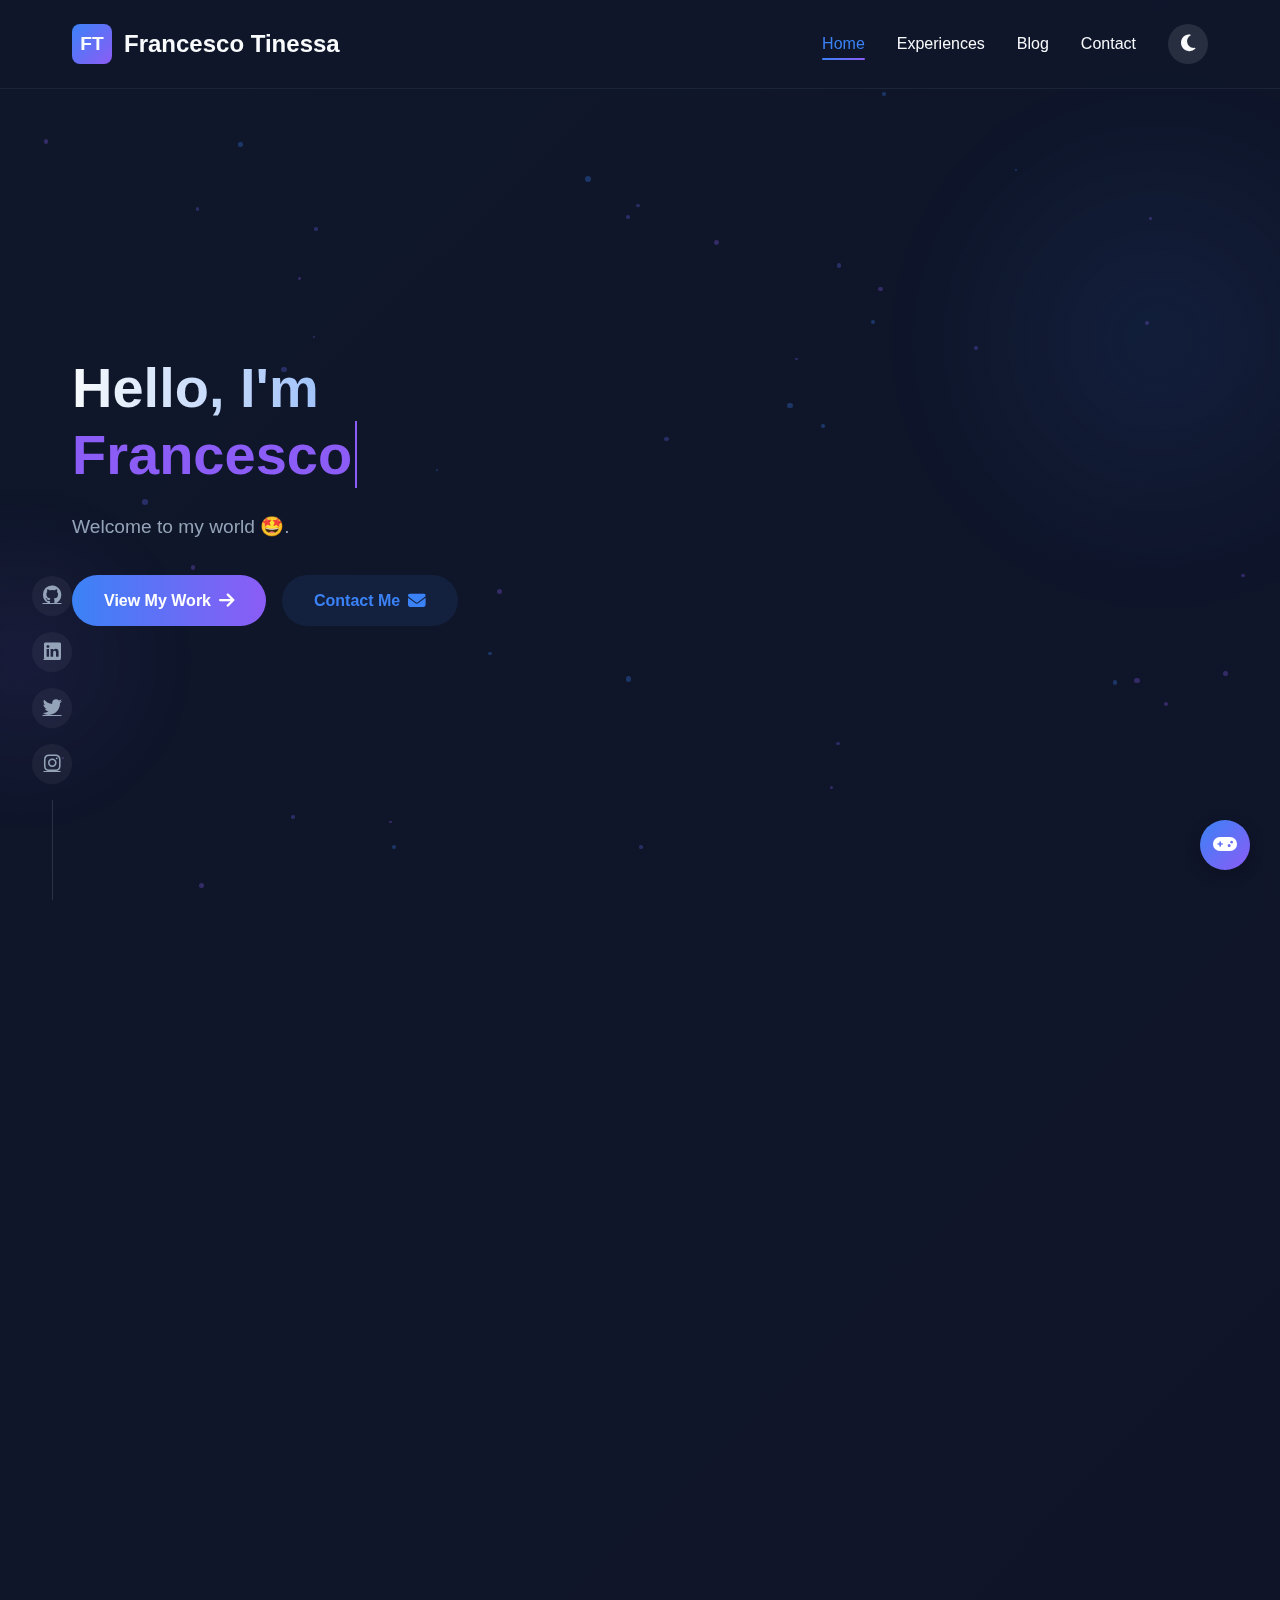
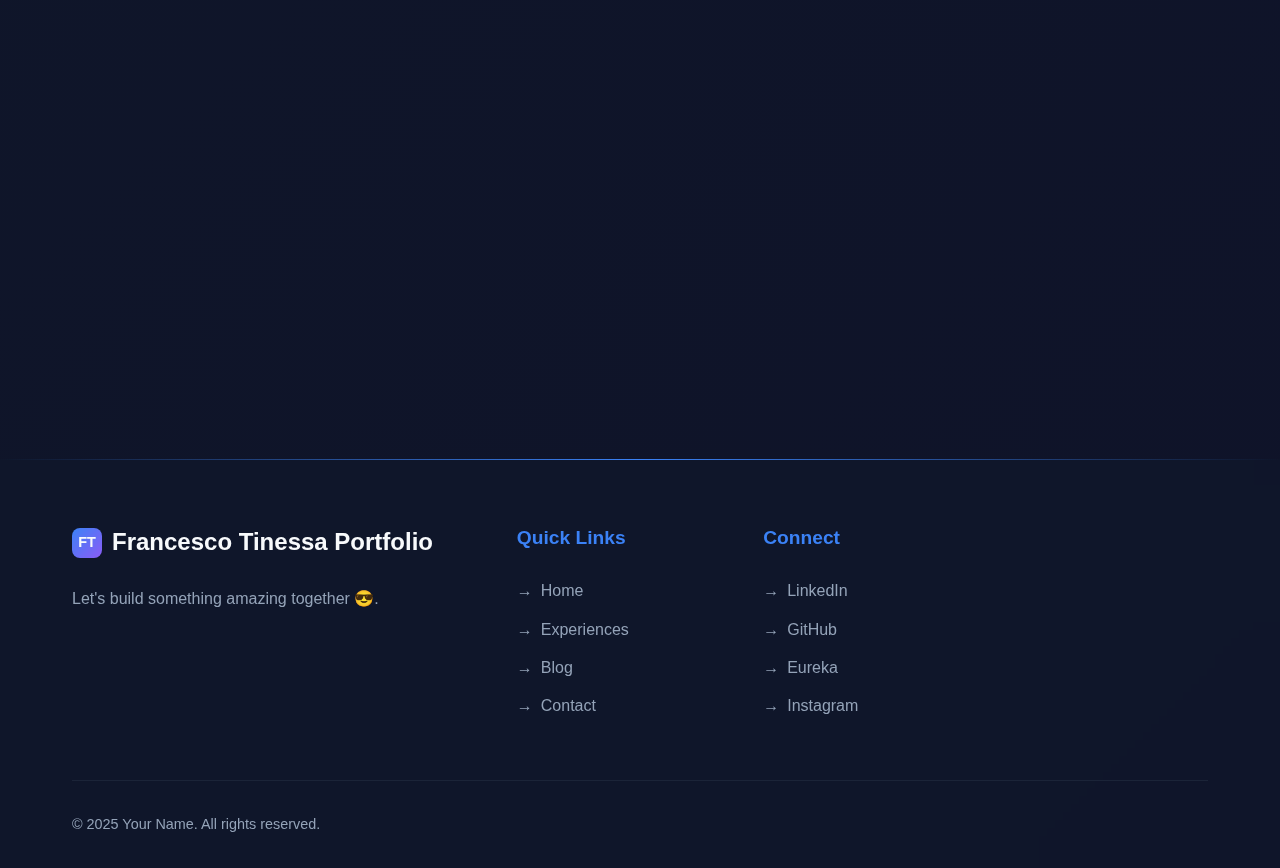
<file: index.html>
<!DOCTYPE html>
<html lang="en">
<head>
    <meta charset="UTF-8">
    <meta name="viewport" content="width=device-width, initial-scale=1.0">
    <title>Francesco Tinessa Website</title>
    <link rel="stylesheet" href="https://cdnjs.cloudflare.com/ajax/libs/font-awesome/6.4.0/css/all.min.css">
    <link rel="stylesheet" href="./style/styleIndex.css">
</head>
<body>
    <!-- Particle Background -->
    <div class="particles" id="particles"></div>

    <!-- Header & Navigation -->
    <header id="header">
        <div class="container header-content">
            <a href="index.html" class="logo">
                <div class="logo-icon">FT</div>
                Francesco Tinessa
            </a>
            <button class="mobile-menu-btn" id="menu-toggle">
                <i class="fa-solid fa-bars"></i>
            </button>
            <nav id="nav">
                <ul>
                    <li><a href="index.html" class="active">Home</a></li>
                    <li><a href="experiences.html">Experiences</a></li>
                    <li><a href="blog.html">Blog</a></li>
                    <li><a href="contact.html">Contact</a></li>
                </ul>
                <button class="theme-toggle" id="theme-toggle">
                    <i class="fa-solid fa-moon"></i>
                </button>
            </nav>
        </div>
    </header>

    <!-- Social Media Sidebar -->
    <div class="social-sidebar">
        <a href="https://github.com/francesco12801" class="social-link"><i class="fa-brands fa-github"></i></a>
        <a href="www.linkedin.com/in/francesco-tinessa-26b548235" class="social-link"><i class="fa-brands fa-linkedin"></i></a>
        <a href="#" class="social-link"><i class="fa-brands fa-twitter"></i></a>
        <a href="https://www.instagram.com/francescotinessa_/?next=%2F" class="social-link"><i class="fa-brands fa-instagram"></i></a>
    </div>

    <!-- Hero Section -->
    <section class="hero">
        <div class="container">
            <div class="hero-grid">
                <div class="hero-content">
                    <h1>Hello, I'm <span class="typing-effect" id="type-text">Francesco</span></h1>
                    <p>Welcome to my world 🤩.  </p>
                    <div class="cta-buttons">
                        <a href="experiences.html" class="btn btn-primary">
                            <span>View My Work <i class="fa-solid fa-arrow-right"></i></span>
                        </a>
                        <a href="contact.html" class="btn btn-secondary">
                            <span>Contact Me <i class="fa-solid fa-envelope"></i></span>
                        </a>
                    </div>
                </div>
                <div class="hero-image">
                    <div class="hero-img-container">
                        <img src="./resources/new_york.jpeg" alt="Profile Image">
                        <div class="hero-img-overlay"></div>
                    </div>
                </div>
            </div>
        </div>
    </section>

    <!-- About Section -->
    <section class="about" id="about">
        <div class="container">
            <h2 class="section-title">About Me</h2>
            <p class="section-subtitle">Get to know me and my journey</p>
            <div class="about-grid">
                <div class="about-content">
                    <h3>Who I Am</h3>
                    <p>I'm a motivated software engineer and entrepreneur. I love creating things and make them wonderful. I'm passionate about thinking outside the box and finding innovative solutions that others might overlook. My enthusiasm for emerging technologies drives me to constantly explore new possibilities and push the boundaries of what's possible.</p>
                    <p>As someone who thrives on creative challenges, I believe that technology should empower people and create meaningful experiences. "The best way to predict the future is to create it" is a philosophy I live by. I approach each project with boundless curiosity and the conviction that there's always a more elegant, efficient solution waiting to be discovered.</p>
                    <p>My journey in technology is fueled by a desire to transform abstract ideas into tangible realities that can impact people's lives. I'm constantly experimenting with new frameworks, languages, and development approaches—not just to stay current, but because I genuinely find joy in the endless possibilities they represent.</p>
                    
                    <div class="tech-stack">
                        <h4>Technologies I Work With</h4>
                        <div class="skills">
                            <span class="skill-tag"><i class="fa-brands fa-html5"></i> HTML5</span>
                            <span class="skill-tag"><i class="fa-brands fa-css3-alt"></i> Spring Boot</span>
                            <span class="skill-tag"><i class="fa-brands fa-js"></i> JavaScript</span>
                            <span class="skill-tag"><i class="fa-brands fa-react"></i> React</span>
                            <span class="skill-tag"><i class="fa-brands fa-node-js"></i> Node.js</span>
                            <span class="skill-tag"><i class="fa-brands fa-python"></i> Python</span>
                            <span class="skill-tag"><i class="fa-solid fa-database"></i> SQL</span>
                            <span class="skill-tag"><i class="fa-solid fa-robot"></i> Machine Learning</span>
                        </div>
                    </div>
                </div>
                <div class="about-image">
                    <img src="./resources/computer.jpeg" alt="About Me Image">
                </div>
            </div>
        </div>
    </section>

    <!-- Footer -->
    <footer>
        <div class="container">
            <div class="footer-content">
                <div class="footer-info">
                    <h4>
                        <div class="logo-icon" style="width: 30px; height: 30px; font-size: 0.9rem; margin-right: 10px;">FT</div>
                        Francesco Tinessa Portfolio 
                    </h4>
                    <p>Let's build something amazing together 😎. </p>

                </div>
                <div class="footer-links">
                    <h5>Quick Links</h5>
                    <ul>
                        <li><a href="index.html">Home</a></li>
                        <li><a href="experiences.html">Experiences</a></li>
                        <li><a href="blog.html">Blog</a></li>
                        <li><a href="contact.html">Contact</a></li>
                    </ul>
                </div>
                <div class="footer-links">
                    <h5>Connect</h5>
                    <ul>
                        <li><a href="www.linkedin.com/in/francesco-tinessa-26b548235">LinkedIn</a></li>
                        <li><a href="https://github.com/francesco12801">GitHub</a></li>
                        <li><a href="https://eurekaproject.app">Eureka</a></li>
                        <li><a href="https://www.instagram.com/francescotinessa_/?next=%2F">Instagram</a></li>
                    </ul>
                </div>                
            </div>
            <center><div class="footer-bottom">
                <p class="copyright">© 2025 Your Name. All rights reserved.</p>                
            </div></center>
        </div>
    </footer>

    <!-- add script from script repository -->

    <script src="./script/particles.js"></script>

</body>
</html>
</file>
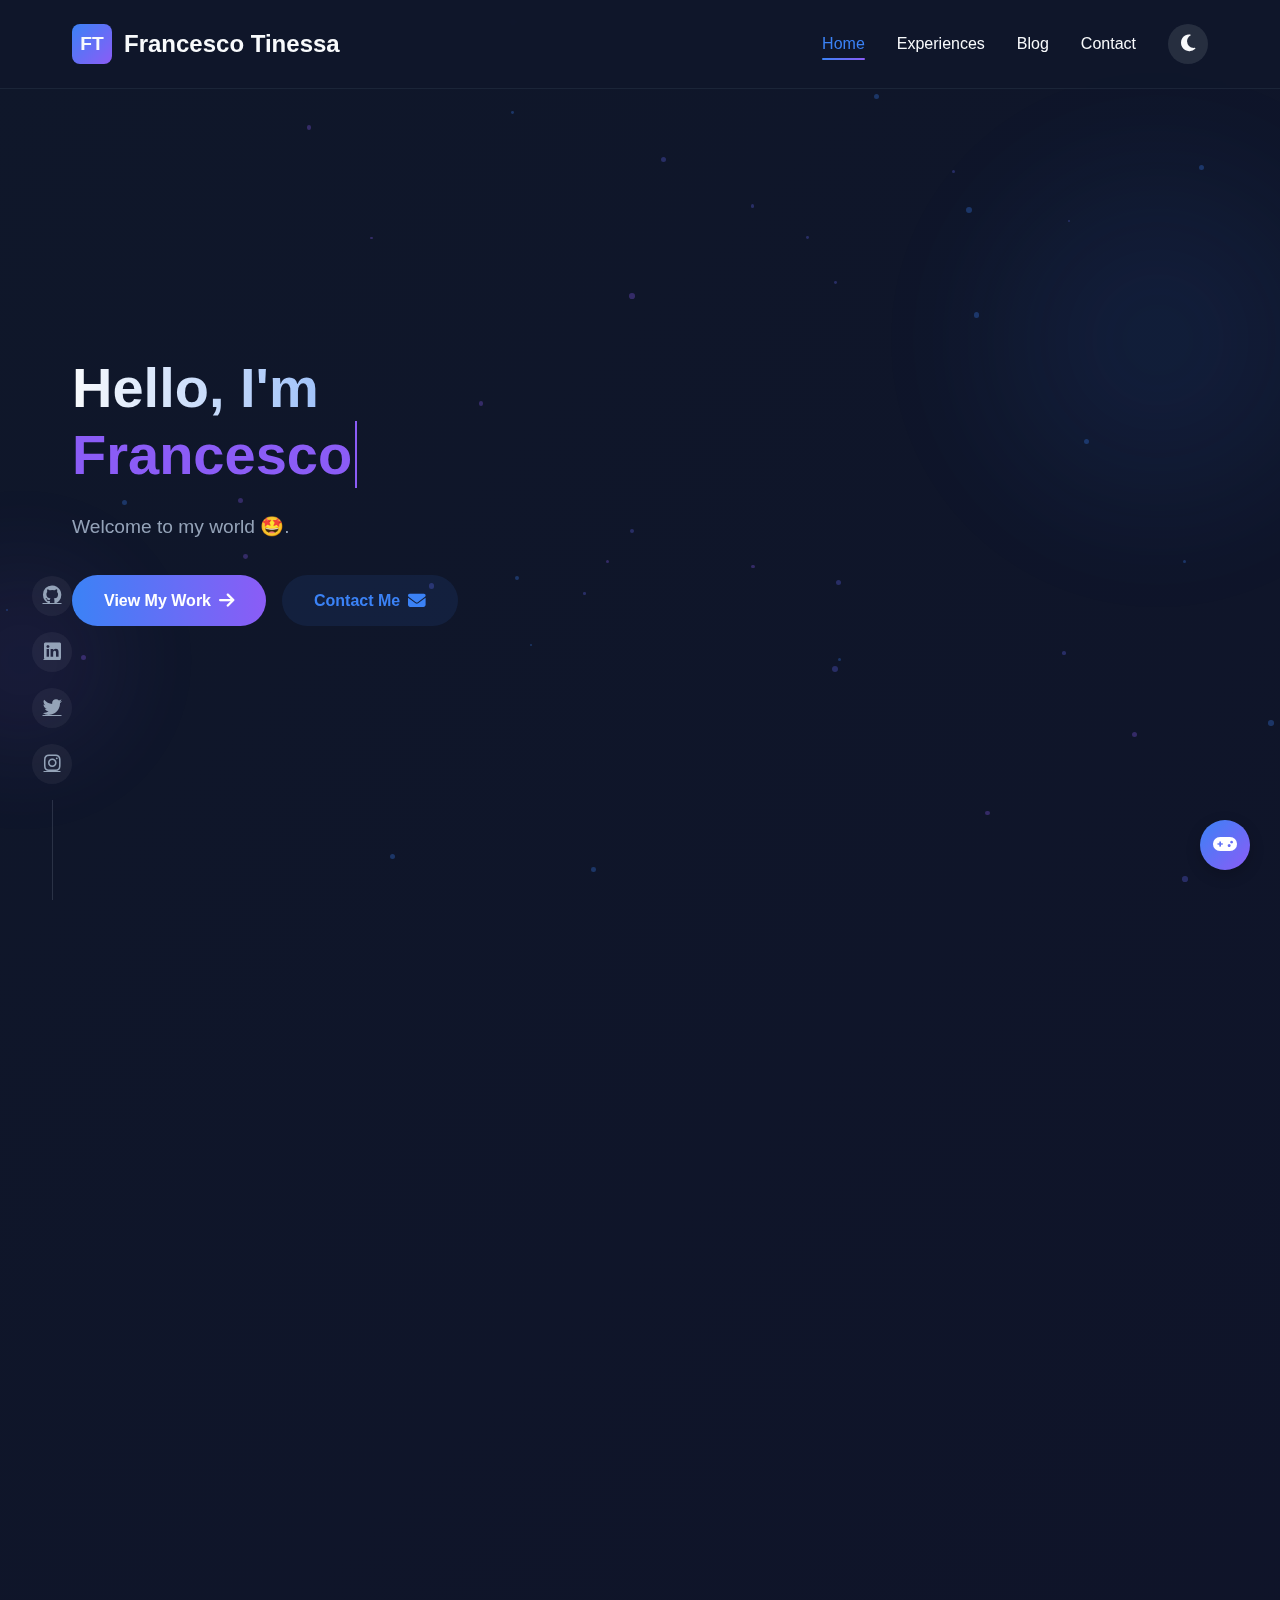
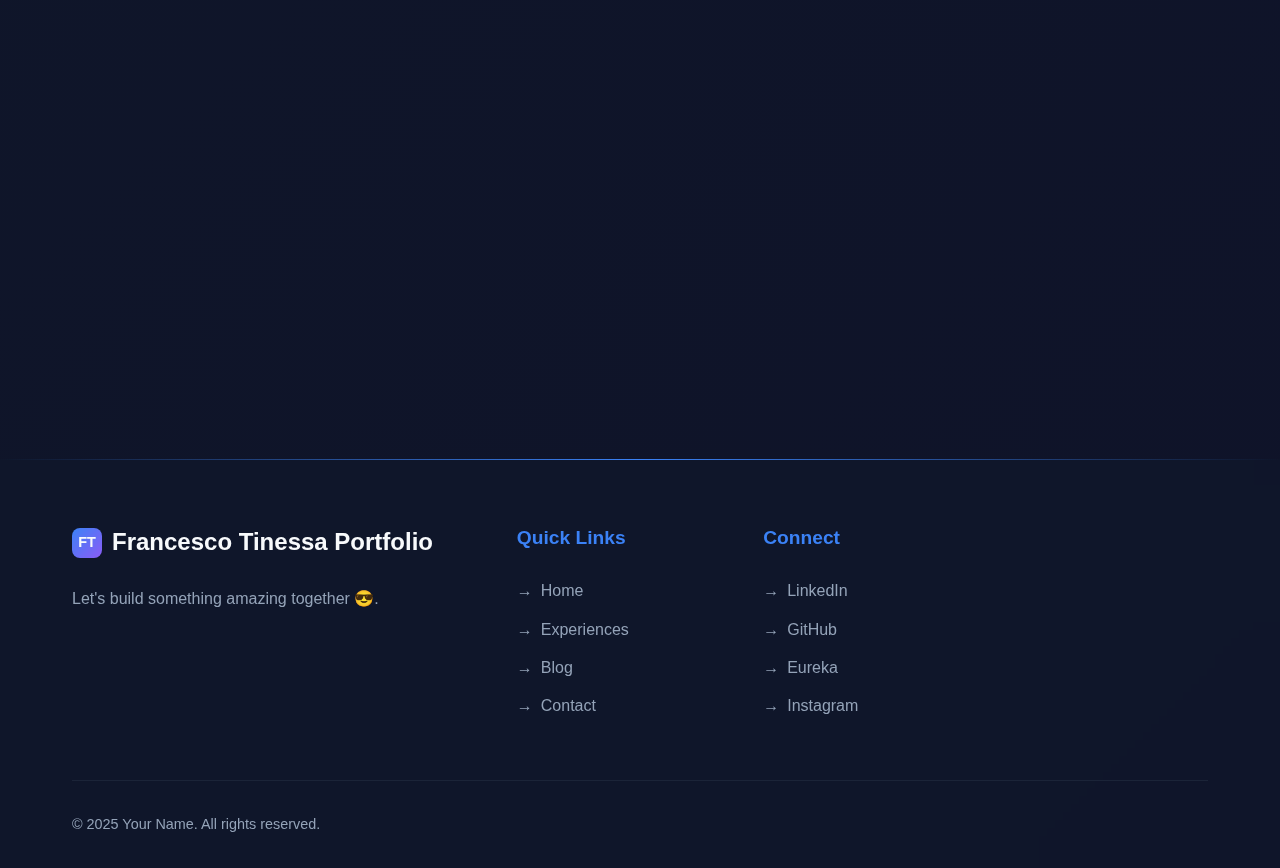
<file: public/index.html>
<!DOCTYPE html>
<html lang="en">
<head>
    <meta charset="UTF-8">
    <meta name="viewport" content="width=device-width, initial-scale=1.0">
    <title>Francesco Tinessa Website</title>
    <link rel="stylesheet" href="https://cdnjs.cloudflare.com/ajax/libs/font-awesome/6.4.0/css/all.min.css">
    <link rel="stylesheet" href="../style/styleIndex.css">
</head>
<body>
    <!-- Particle Background -->
    <div class="particles" id="particles"></div>

    <!-- Header & Navigation -->
    <header id="header">
        <div class="container header-content">
            <a href="index.html" class="logo">
                <div class="logo-icon">FT</div>
                Francesco Tinessa
            </a>
            <button class="mobile-menu-btn" id="menu-toggle">
                <i class="fa-solid fa-bars"></i>
            </button>
            <nav id="nav">
                <ul>
                    <li><a href="index.html" class="active">Home</a></li>
                    <li><a href="experiences.html">Experiences</a></li>
                    <li><a href="blog.html">Blog</a></li>
                    <li><a href="contact.html">Contact</a></li>
                </ul>
                <button class="theme-toggle" id="theme-toggle">
                    <i class="fa-solid fa-moon"></i>
                </button>
            </nav>
        </div>
    </header>

    <!-- Social Media Sidebar -->
    <div class="social-sidebar">
        <a href="https://github.com/francesco12801" class="social-link"><i class="fa-brands fa-github"></i></a>
        <a href="www.linkedin.com/in/francesco-tinessa-26b548235" class="social-link"><i class="fa-brands fa-linkedin"></i></a>
        <a href="#" class="social-link"><i class="fa-brands fa-twitter"></i></a>
        <a href="https://www.instagram.com/francescotinessa_/?next=%2F" class="social-link"><i class="fa-brands fa-instagram"></i></a>
    </div>

    <!-- Hero Section -->
    <section class="hero">
        <div class="container">
            <div class="hero-grid">
                <div class="hero-content">
                    <h1>Hello, I'm <span class="typing-effect" id="type-text">Francesco</span></h1>
                    <p>Welcome to my world 🤩.  </p>
                    <div class="cta-buttons">
                        <a href="experiences.html" class="btn btn-primary">
                            <span>View My Work <i class="fa-solid fa-arrow-right"></i></span>
                        </a>
                        <a href="contact.html" class="btn btn-secondary">
                            <span>Contact Me <i class="fa-solid fa-envelope"></i></span>
                        </a>
                    </div>
                </div>
                <div class="hero-image">
                    <div class="hero-img-container">
                        <img src="./resources/new_york.jpeg" alt="Profile Image">
                        <div class="hero-img-overlay"></div>
                    </div>
                </div>
            </div>
        </div>
    </section>

    <!-- About Section -->
    <section class="about" id="about">
        <div class="container">
            <h2 class="section-title">About Me</h2>
            <p class="section-subtitle">Get to know me and my journey</p>
            <div class="about-grid">
                <div class="about-content">
                    <h3>Who I Am</h3>
                    <p>I'm a motivated software engineer and entrepreneur. I love creating things and make them wonderful. I'm passionate about thinking outside the box and finding innovative solutions that others might overlook. My enthusiasm for emerging technologies drives me to constantly explore new possibilities and push the boundaries of what's possible.</p>
                    <p>As someone who thrives on creative challenges, I believe that technology should empower people and create meaningful experiences. "The best way to predict the future is to create it" is a philosophy I live by. I approach each project with boundless curiosity and the conviction that there's always a more elegant, efficient solution waiting to be discovered.</p>
                    <p>My journey in technology is fueled by a desire to transform abstract ideas into tangible realities that can impact people's lives. I'm constantly experimenting with new frameworks, languages, and development approaches—not just to stay current, but because I genuinely find joy in the endless possibilities they represent.</p>
                    
                    <div class="tech-stack">
                        <h4>Technologies I Work With</h4>
                        <div class="skills">
                            <span class="skill-tag"><i class="fa-brands fa-html5"></i> HTML5</span>
                            <span class="skill-tag"><i class="fa-brands fa-css3-alt"></i> Spring Boot</span>
                            <span class="skill-tag"><i class="fa-brands fa-js"></i> JavaScript</span>
                            <span class="skill-tag"><i class="fa-brands fa-react"></i> React</span>
                            <span class="skill-tag"><i class="fa-brands fa-node-js"></i> Node.js</span>
                            <span class="skill-tag"><i class="fa-brands fa-python"></i> Python</span>
                            <span class="skill-tag"><i class="fa-solid fa-database"></i> SQL</span>
                            <span class="skill-tag"><i class="fa-solid fa-robot"></i> Machine Learning</span>
                        </div>
                    </div>
                </div>
                <div class="about-image">
                    <img src="./resources/computer.jpeg" alt="About Me Image">
                </div>
            </div>
        </div>
    </section>

    <!-- Footer -->
    <footer>
        <div class="container">
            <div class="footer-content">
                <div class="footer-info">
                    <h4>
                        <div class="logo-icon" style="width: 30px; height: 30px; font-size: 0.9rem; margin-right: 10px;">FT</div>
                        Francesco Tinessa Portfolio 
                    </h4>
                    <p>Let's build something amazing together 😎. </p>

                </div>
                <div class="footer-links">
                    <h5>Quick Links</h5>
                    <ul>
                        <li><a href="index.html">Home</a></li>
                        <li><a href="experiences.html">Experiences</a></li>
                        <li><a href="blog.html">Blog</a></li>
                        <li><a href="contact.html">Contact</a></li>
                    </ul>
                </div>
                <div class="footer-links">
                    <h5>Connect</h5>
                    <ul>
                        <li><a href="www.linkedin.com/in/francesco-tinessa-26b548235">LinkedIn</a></li>
                        <li><a href="https://github.com/francesco12801">GitHub</a></li>
                        <li><a href="https://eurekaproject.app">Eureka</a></li>
                        <li><a href="https://www.instagram.com/francescotinessa_/?next=%2F">Instagram</a></li>
                    </ul>
                </div>                
            </div>
            <center><div class="footer-bottom">
                <p class="copyright">© 2025 Your Name. All rights reserved.</p>                
            </div></center>
        </div>
    </footer>

    <!-- add script from script repository -->

    <script src="../script/particles.js"></script>

</body>
</html>
</file>
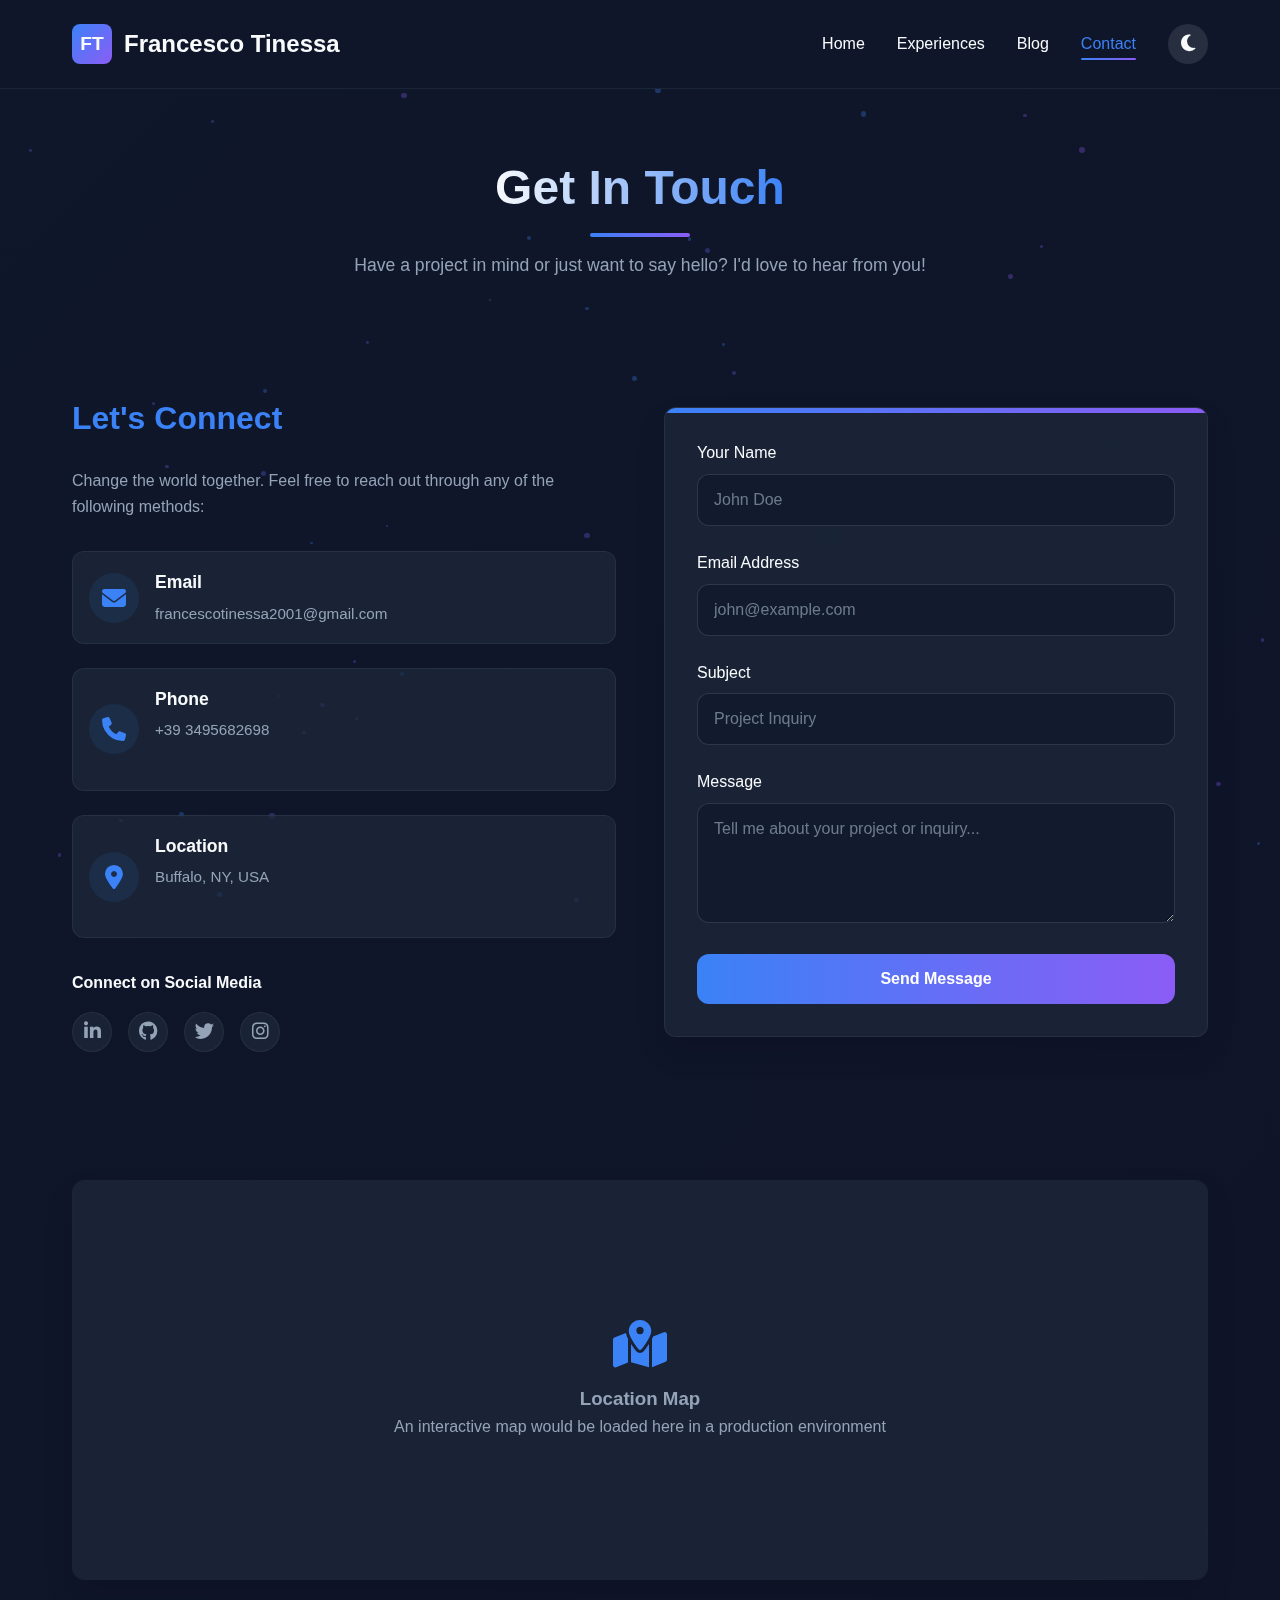
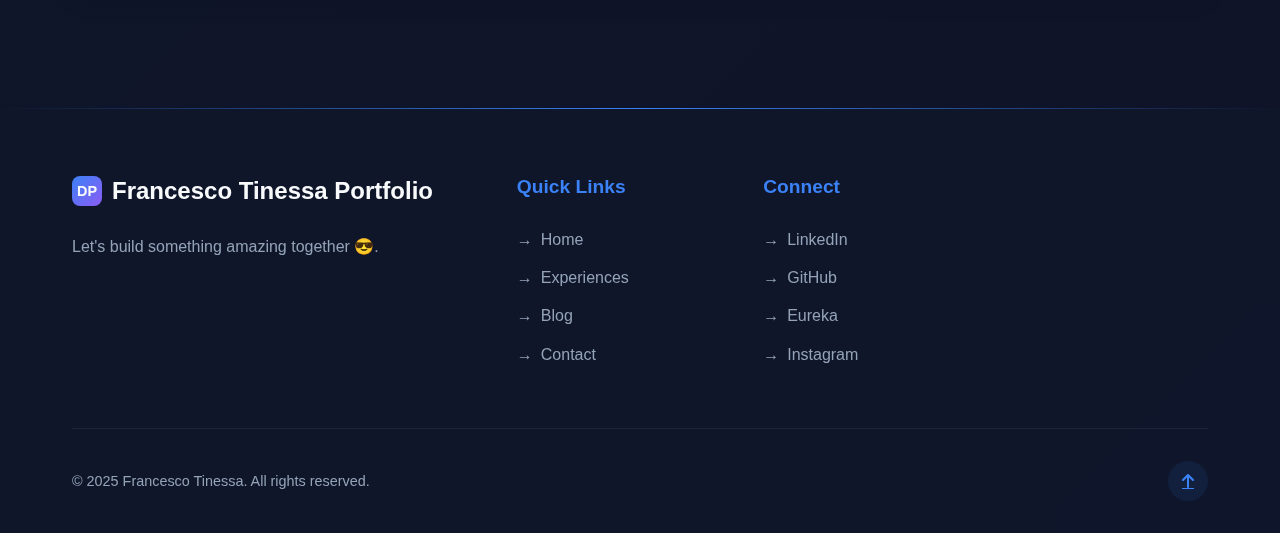
<file: contact.html>
<!DOCTYPE html>
<html lang="en">
<head>
    <meta charset="UTF-8">
    <meta name="viewport" content="width=device-width, initial-scale=1.0">
    <title>Contact Me</title>
    <link rel="stylesheet" href="https://cdnjs.cloudflare.com/ajax/libs/font-awesome/6.4.0/css/all.min.css">
    <link rel="stylesheet" href="./style/styleContact.css">
</head>
<body>
    <!-- Particle Background -->
    <div class="particles" id="particles"></div>

    <!-- Header & Navigation -->
    <header id="header">
        <div class="container header-content">
            <a href="index.html" class="logo">
                <div class="logo-icon">FT</div>
                Francesco Tinessa 
            </a>
            <button class="mobile-menu-btn" id="menu-toggle">
                <i class="fa-solid fa-bars"></i>
            </button>
            <nav id="nav">
                <ul>
                    <li><a href="index.html">Home</a></li>
                    <li><a href="experiences.html">Experiences</a></li>
                    <li><a href="blog.html">Blog</a></li>
                    <li><a href="contact.html" class="active">Contact</a></li>
                </ul>
                <button class="theme-toggle" id="theme-toggle">
                    <i class="fa-solid fa-moon"></i>
                </button>
            </nav>
        </div>
    </header>

    <!-- Page Header -->
    <section class="page-header">
        <div class="container">
            <h1>Get In Touch</h1>
            <p>Have a project in mind or just want to say hello? I'd love to hear from you!</p>
        </div>
    </section>

    <!-- Contact Form Section -->
    <section class="contact-section">
        <div class="container">
            <div class="contact-container">
                <div class="contact-info">
                    <h2>Let's Connect</h2>
                    <p>Change the world together. Feel free to reach out through any of the following methods:</p>
                    
                    <div class="contact-methods">
                        <div class="contact-method">
                            <div class="contact-icon">
                                <i class="fa-solid fa-envelope"></i>
                            </div>
                            <div class="contact-details">
                                <h4>Email</h4>
                                <a href="mailto:hello@yourname.com">francescotinessa2001@gmail.com</a>
                            </div>
                        </div>
                        
                        <div class="contact-method">
                            <div class="contact-icon">
                                <i class="fa-solid fa-phone"></i>
                            </div>
                            <div class="contact-details">
                                <h4>Phone</h4>
                                <p>+39 3495682698</p>
                            </div>
                        </div>
                        
                        <div class="contact-method">
                            <div class="contact-icon">
                                <i class="fa-solid fa-location-dot"></i>
                            </div>
                            <div class="contact-details">
                                <h4>Location</h4>
                                <p>Buffalo, NY, USA</p>
                            </div>
                        </div>
                    </div>
                    
                    <h4 style="margin-bottom: 1rem; color: var(--text-primary);">Connect on Social Media</h4>
                    <div class="social-links">
                        <a href="www.linkedin.com/in/francesco-tinessa-26b548235" class="social-link" title="LinkedIn">
                            <i class="fa-brands fa-linkedin-in"></i>
                        </a>
                        <a href="https://github.com/francesco12801" class="social-link" title="GitHub">
                            <i class="fa-brands fa-github"></i>
                        </a>
                        <a href="#" class="social-link" title="Twitter">
                            <i class="fa-brands fa-twitter"></i>
                        </a>
                        <a href="https://www.instagram.com/francescotinessa_/?next=%2F" class="social-link" title="Instagram">
                            <i class="fa-brands fa-instagram"></i>
                        </a>
                    </div>
                </div>
                
                <div class="contact-form-container">
                    <form id="contactForm">
                        <div class="form-group">
                            <label for="name">Your Name</label>
                            <input type="text" id="name" name="name" class="form-control" placeholder="John Doe" required>
                        </div>
                        
                        <div class="form-group">
                            <label for="email">Email Address</label>
                            <input type="email" id="email" name="email" class="form-control" placeholder="john@example.com" required>
                        </div>
                        
                        <div class="form-group">
                            <label for="subject">Subject</label>
                            <input type="text" id="subject" name="subject" class="form-control" placeholder="Project Inquiry" required>
                        </div>
                        
                        <div class="form-group">
                            <label for="message">Message</label>
                            <textarea id="message" name="message" class="form-control" placeholder="Tell me about your project or inquiry..." required></textarea>
                        </div>
                        
                        <button type="submit" class="form-button" id="submitBtn">Send Message</button>
                        
                        <div class="form-message success" id="successMessage">
                            Your message has been sent successfully! I'll get back to you as soon as possible.
                        </div>
                        
                        <div class="form-message error" id="errorMessage">
                            Oops! Something went wrong. Please try again later or contact me directly via email.
                        </div>
                    </form>
                </div>
            </div>
        </div>
    </section>

    <!-- Map Section -->
    <section class="map-section">
        <div class="container">
            <div class="map-container">
                <div class="map-placeholder">
                    <i class="fa-solid fa-map-location-dot"></i>
                    <h3>Location Map</h3>
                    <p>An interactive map would be loaded here in a production environment</p>
                </div>
            </div>
        </div>
    </section>

    <!-- Footer -->
    <footer>
        <div class="container">
            <div class="footer-content">
                <div class="footer-info">
                    <h4>
                        <div class="logo-icon" style="width: 30px; height: 30px; font-size: 0.9rem; margin-right: 10px;">DP</div>
                        Francesco Tinessa Portfolio 
                    </h4>
                    <p>Let's build something amazing together 😎. </p>
                </div>
                <div class="footer-links">
                    <h5>Quick Links</h5>
                    <ul>
                        <li><a href="index.html">Home</a></li>
                        <li><a href="experiences.html">Experiences</a></li>
                        <li><a href="blog.html">Blog</a></li>
                        <li><a href="contact.html">Contact</a></li>
                    </ul>
                </div>
                <div class="footer-links">
                    <h5>Connect</h5>
                    <ul>
                        <li><a href="www.linkedin.com/in/francesco-tinessa-26b548235">LinkedIn</a></li>
                        <li><a href="https://github.com/francesco12801">GitHub</a></li>
                        <li><a href="https://eurekaproject.app">Eureka</a></li>
                        <li><a href="https://www.instagram.com/francescotinessa_/?next=%2F">Instagram</a></li>
                    </ul>
                </div>
            </div>
            <div class="footer-bottom">
                <p class="copyright">© 2025 Francesco Tinessa. All rights reserved.</p>
                <a href="#" class="back-to-top" id="back-to-top">
                    <i class="fa-solid fa-arrow-up"></i>
                </a>
            </div>
        </div>
    </footer>

    <script src="./script/contact.js"></script>

    
</body>
</html>
</file>
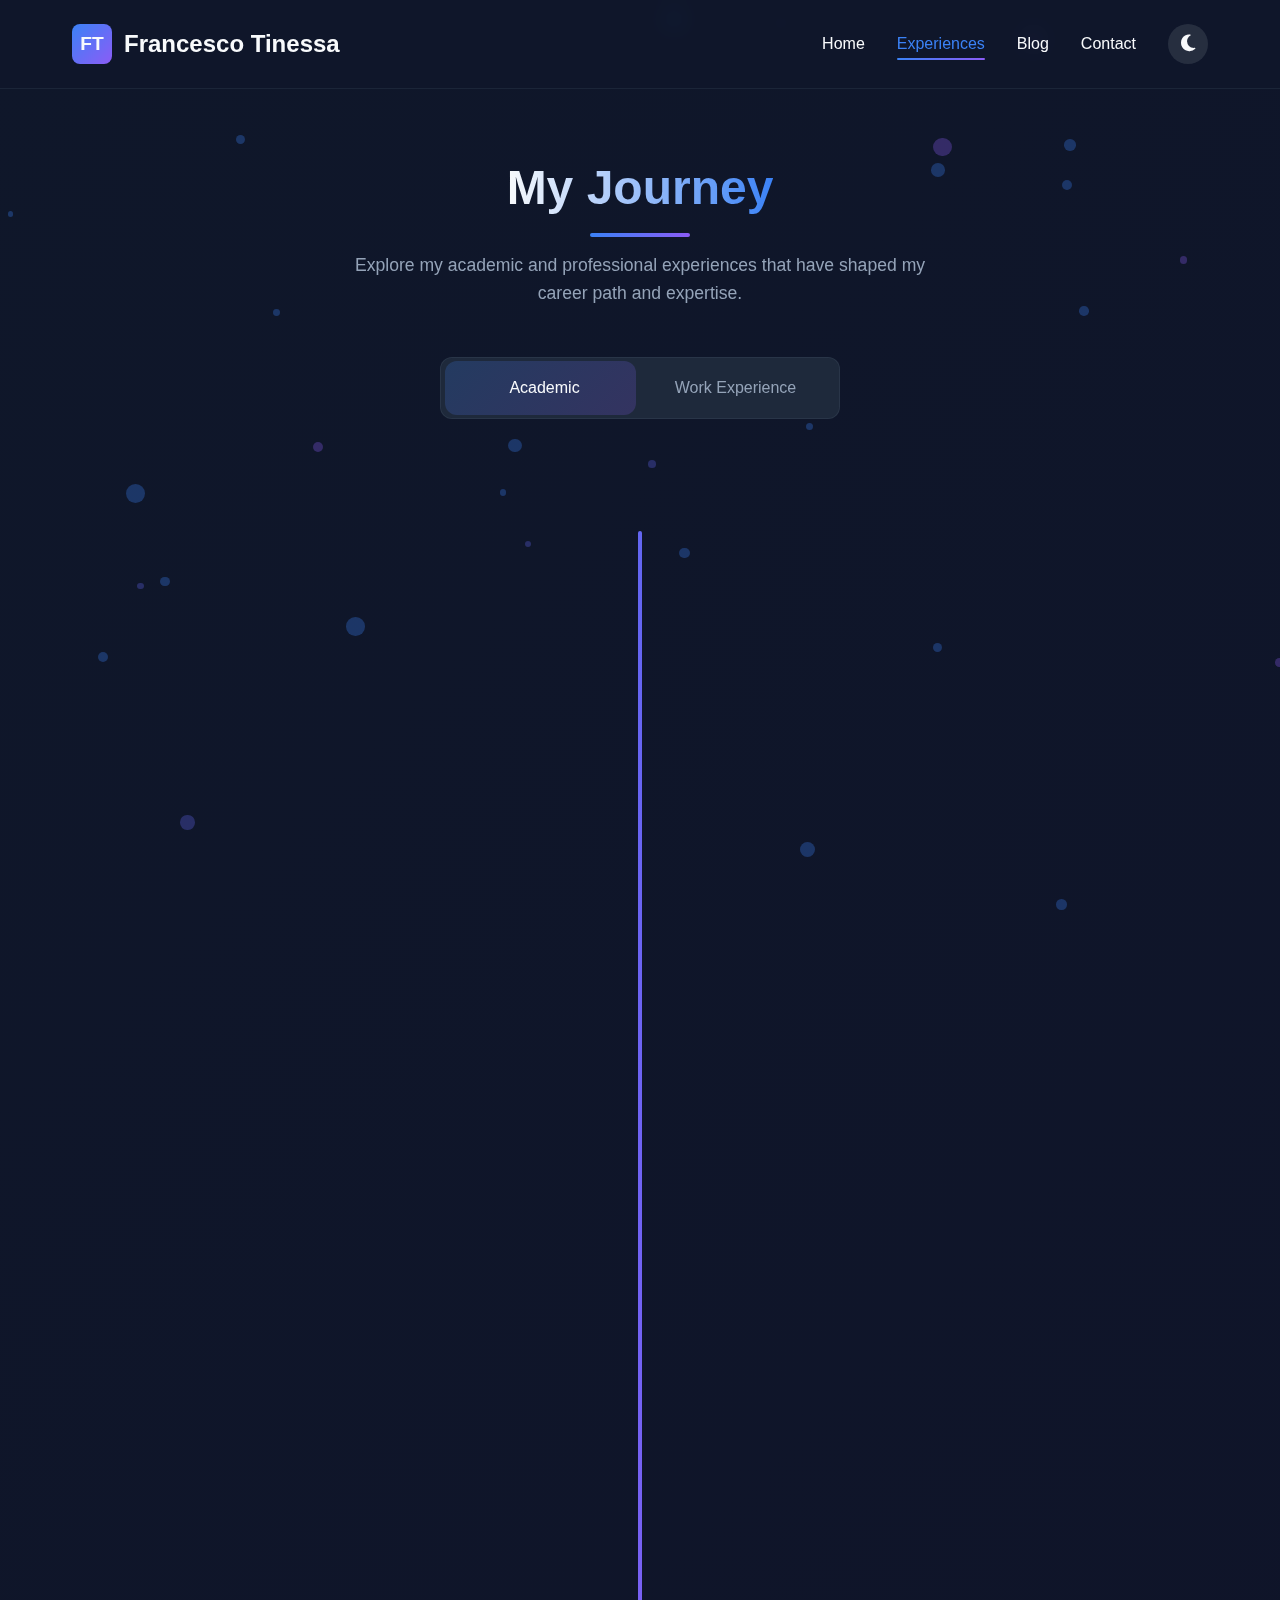
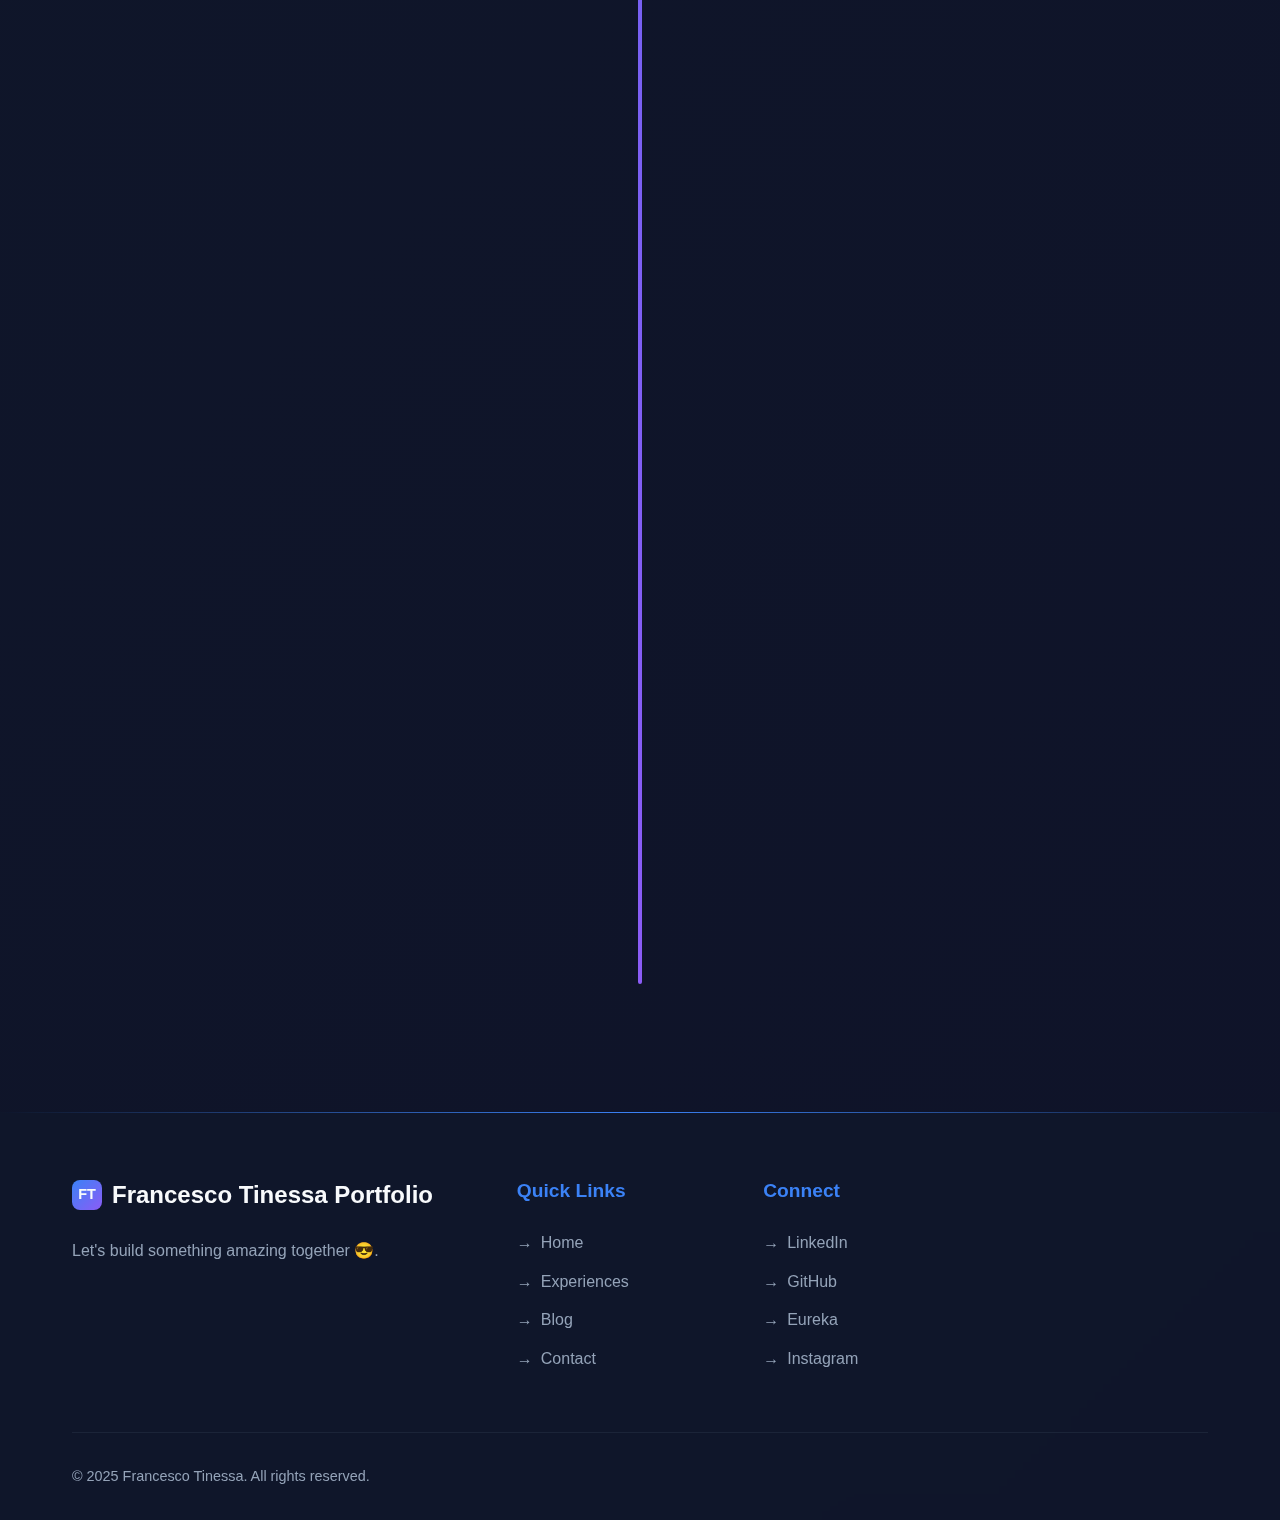
<file: experiences.html>
<!DOCTYPE html>
<html lang="en">
<head>
    <meta charset="UTF-8">
    <meta name="viewport" content="width=device-width, initial-scale=1.0">
    <title>My Experiences</title>
    <link rel="stylesheet" href="https://cdnjs.cloudflare.com/ajax/libs/font-awesome/6.4.0/css/all.min.css">
    <link rel="stylesheet" href="./style/styleExperience.css">
</head>
<body>
    <!-- Particle Background -->
    <div class="particles" id="particles"></div>

    <!-- Header & Navigation -->
    <header id="header">
        <div class="container header-content">
            <a href="index.html" class="logo">
                <div class="logo-icon">FT</div>
                Francesco Tinessa
            </a>
            <button class="mobile-menu-btn" id="menu-toggle">
                <i class="fa-solid fa-bars"></i>
            </button>
            <nav id="nav">
                <ul>
                    <li><a href="index.html">Home</a></li>
                    <li><a href="experiences.html" class="active">Experiences</a></li>
                    <li><a href="blog.html">Blog</a></li>
                    <li><a href="contact.html">Contact</a></li>
                </ul>
                <button class="theme-toggle" id="theme-toggle">
                    <i class="fa-solid fa-moon"></i>
                </button>
            </nav>
        </div>
    </header>

    <!-- Page Header -->
    <section class="page-header">
        <div class="container">
            <h1>My Journey</h1>
            <p>Explore my academic and professional experiences that have shaped my career path and expertise.</p>
        </div>
    </section>

    <!-- Tab Navigation -->
    <div class="container">
        <div class="tabs">
            <button class="tab-button active" data-tab="academic">Academic</button>
            <button class="tab-button" data-tab="work">Work Experience</button>
            <div class="tab-indicator"></div>
        </div>
    </div>

    <!-- Academic Timeline Section -->
    <section id="academic-timeline" class="timeline-section active">
        <div class="container">
            <div class="timeline">
                <div class="timeline-item left" style="--delay: 1">
                    <div class="timeline-content">
                        <span class="timeline-date">2025</span>
                        <h3 class="timeline-title">Exchange Program</h3>
                        <h4 class="timeline-subtitle">University at Buffalo, SUNY</h4>
                        <p class="timeline-desc">Exchange semester in USA, Buffalo, New York. I pursued advanced studies in Blockchain Technology, Algorithm Design, Digital Entrepreneurship, and Data Intensive Computing, expanding my technical expertise while gaining valuable international experience.</p>
                        <span class="timeline-badge academic-badge">Machine Learning</span>
                        <span class="timeline-badge academic-badge">AI Research</span>
                        <span class="timeline-badge academic-badge">Data Science</span>
                    </div>
                </div>
                <div class="timeline-item right" style="--delay: 2">
                    <div class="timeline-content">
                        <span class="timeline-date">2023-2025</span>
                        <h3 class="timeline-title">Master's in Software Engineering</h3>
                        <h4 class="timeline-subtitle">University of Rome "La Sapienza"</h4>
                        <p class="timeline-desc">Focused on advanced computational paradigms and human-centric software design. Currently deepening my knowledge in artificial intelligence systems, exploring neural network architectures and reinforcement learning techniques. My studies in Human-Computer Interaction center on creating intuitive user experiences through innovative interface design and user research methodologies. In Natural Language Processing, I'm working with transformer-based models and exploring applications in sentiment analysis, text generation, and conversational AI. My research interests bridge theoretical approaches with practical implementations that solve real-world challenges.</p>
                        <span class="timeline-badge academic-badge">Software Engineering</span>
                        <span class="timeline-badge academic-badge">HCI</span>
                        <span class="timeline-badge academic-badge">AI</span>
                    </div>
                </div>
                <div class="timeline-item left" style="--delay: 3">
                    <div class="timeline-content">
                        <span class="timeline-date">2022</span>
                        <h3 class="timeline-title">Advanced AI and Machine Learning Summer School</h3>
                        <h4 class="timeline-subtitle">Technical University of Dortmund</h4>
                        <p class="timeline-desc">Participated in an intensive 3-week program focused on cutting-edge machine learning techniques and AI applications. Collaborated with international researchers on practical projects implementing computer vision algorithms and generative models. Gained hands-on experience with TensorFlow and PyTorch frameworks while developing solutions for real-world problems. The program enhanced my understanding of neural network architectures, reinforcement learning, and ethical considerations in AI development.</p>
                        <span class="timeline-badge academic-badge">Machine Learning</span>
                        <span class="timeline-badge academic-badge">Deep Learning</span>
                        <span class="timeline-badge academic-badge">Artificial Intelligence</span>
                    </div>
                </div>
                <div class="timeline-item right" style="--delay: 4">
                    <div class="timeline-content">
                        <span class="timeline-date">2020-2023</span>
                        <h3 class="timeline-title">Bachelor in Computer Engineering</h3>
                        <h4 class="timeline-subtitle">University of Rome "La Sapienza"</h4>
                        <p class="timeline-desc">Completed my undergraduate studies with a focus on core computing principles and practical engineering applications. Developed a foundation in robotics through coursework and lab projects. Mastered multiple programming languages (C++, Java, Python) and paradigms while creating various applications and systems. Gained in-depth knowledge of operating system architecture, process management, and system-level programming through practical projects that included implementing a simplified MMU module. Graduated after completing a thesis on a software systems for clubs management embedded with a social newtork for club-enthusiast people.</p>
                        <span class="timeline-badge academic-badge">Robotics</span>
                        <span class="timeline-badge academic-badge">Programming</span>
                        <span class="timeline-badge academic-badge">Operating system</span>
                    </div>
                </div>
            </div>
        </div>
    </section>

    <!-- Work Experience Timeline Section -->
    <section id="work-timeline" class="timeline-section">
        <div class="container">
            <div class="timeline">
                <div class="timeline-item left" style="--delay: 1">
                    <div class="timeline-content">
                        <span class="timeline-date">2024 - Present</span>
                        <h3 class="timeline-title">Founder</h3>
                        <h4 class="timeline-subtitle">Eureka</h4>
                        <p class="timeline-desc">Founded and currently leading Eureka, an innovative platform that facilitates connections between creative thinkers across diverse fields—from researchers and academics to entrepreneurs and industry professionals. The platform leverages natural language processing and machine learning algorithms to analyze interests, expertise, and ideas, creating meaningful connections between people who think outside the box. Built using a scalable microservices architecture deployed via Docker containers on cloud infrastructure, ensuring reliability and performance as our community grows. Developed the entire technical stack while also managing business development, securing initial funding, and cultivating a thriving ecosystem of innovators who challenge conventional thinking. Eureka bridges the gap between academic research and practical implementation, enabling cross-disciplinary collaboration that sparks groundbreaking innovations. Visit <a href="https://eurekaproject.app" target="_blank">eurekaproject.app</a> to join our community of forward-thinking individuals and organizations.</p>
                        <span class="timeline-badge work-badge">Docker</span>
                        <span class="timeline-badge work-badge">Entrepreneurship</span>
                        <span class="timeline-badge work-badge">Cloud Architecture</span>
                    </div>
                </div>
                
            </div>
        </div>
    </section>

    <!-- Footer -->
    <footer>
        <div class="container">
            <div class="footer-content">
                <div class="footer-info">
                    <h4>
                        <div class="logo-icon" style="width: 30px; height: 30px; font-size: 0.9rem; margin-right: 10px;">FT</div>
                        Francesco Tinessa Portfolio 
                    </h4>
                    <p>Let's build something amazing together 😎. </p>
                </div>
                <div class="footer-links">
                    <h5>Quick Links</h5>
                    <ul>
                        <li><a href="index.html">Home</a></li>
                        <li><a href="experiences.html">Experiences</a></li>
                        <li><a href="blog.html">Blog</a></li>
                        <li><a href="contact.html">Contact</a></li>
                    </ul>
                </div>
                <div class="footer-links">
                    <h5>Connect</h5>
                    <ul>
                        <li><a href="www.linkedin.com/in/francesco-tinessa-26b548235">LinkedIn</a></li>
                        <li><a href="https://github.com/francesco12801">GitHub</a></li>
                        <li><a href="https://eurekaproject.app">Eureka</a></li>
                        <li><a href="https://www.instagram.com/francescotinessa_/?next=%2F">Instagram</a></li>
                    </ul>
                </div>                
            </div>
            <div class="footer-bottom">
                <p class="copyright">© 2025 Francesco Tinessa. All rights reserved.</p>
            </div>
        </div>
    </footer>

    <script src="./script/experience.js"></script>
</body>
</html>
</file>
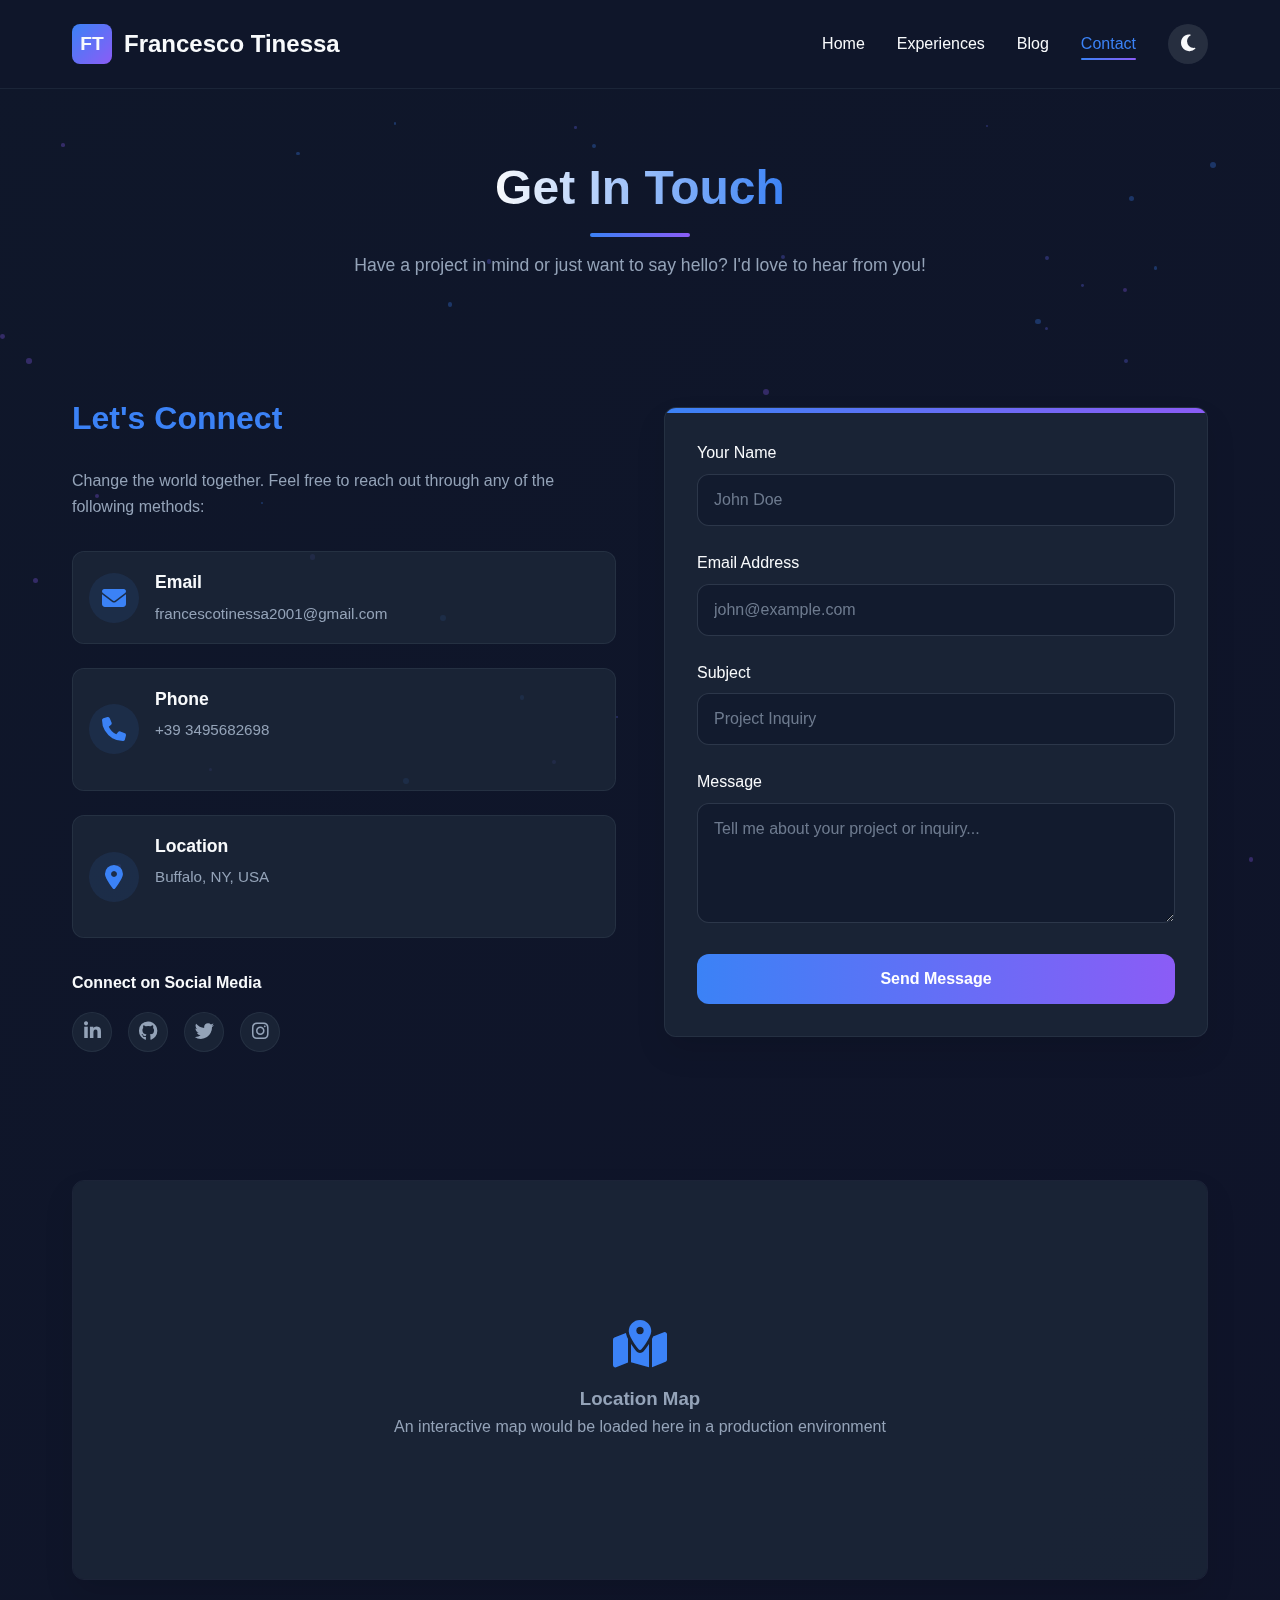
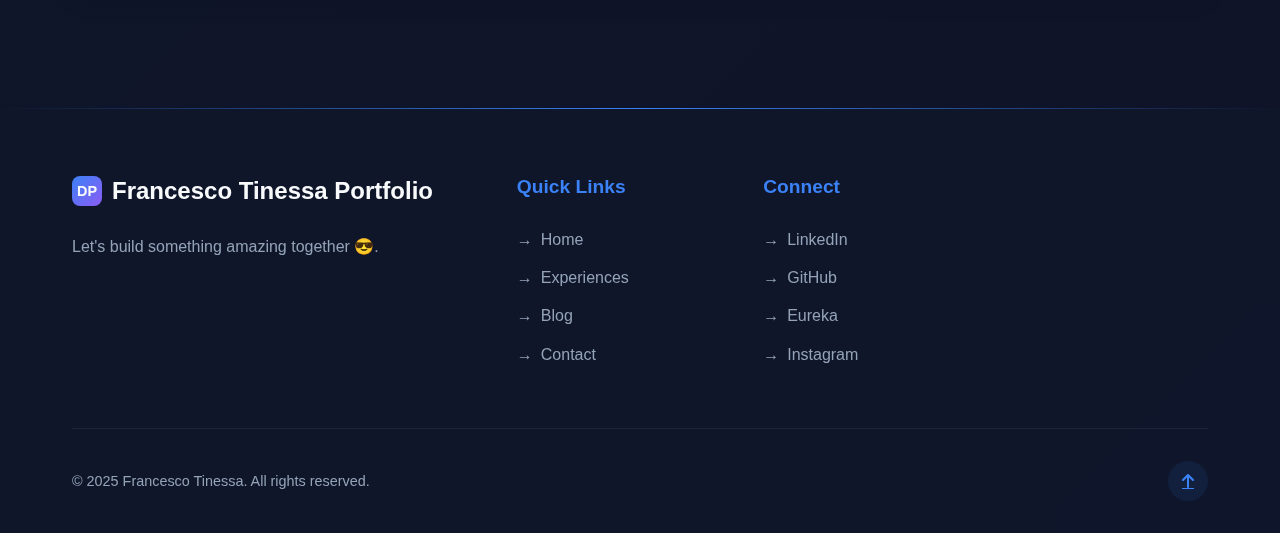
<file: public/contact.html>
<!DOCTYPE html>
<html lang="en">
<head>
    <meta charset="UTF-8">
    <meta name="viewport" content="width=device-width, initial-scale=1.0">
    <title>Contact Me</title>
    <link rel="stylesheet" href="https://cdnjs.cloudflare.com/ajax/libs/font-awesome/6.4.0/css/all.min.css">
    <link rel="stylesheet" href="../style/styleContact.css">
</head>
<body>
    <!-- Particle Background -->
    <div class="particles" id="particles"></div>

    <!-- Header & Navigation -->
    <header id="header">
        <div class="container header-content">
            <a href="index.html" class="logo">
                <div class="logo-icon">FT</div>
                Francesco Tinessa 
            </a>
            <button class="mobile-menu-btn" id="menu-toggle">
                <i class="fa-solid fa-bars"></i>
            </button>
            <nav id="nav">
                <ul>
                    <li><a href="index.html">Home</a></li>
                    <li><a href="experiences.html">Experiences</a></li>
                    <li><a href="blog.html">Blog</a></li>
                    <li><a href="contact.html" class="active">Contact</a></li>
                </ul>
                <button class="theme-toggle" id="theme-toggle">
                    <i class="fa-solid fa-moon"></i>
                </button>
            </nav>
        </div>
    </header>

    <!-- Page Header -->
    <section class="page-header">
        <div class="container">
            <h1>Get In Touch</h1>
            <p>Have a project in mind or just want to say hello? I'd love to hear from you!</p>
        </div>
    </section>

    <!-- Contact Form Section -->
    <section class="contact-section">
        <div class="container">
            <div class="contact-container">
                <div class="contact-info">
                    <h2>Let's Connect</h2>
                    <p>Change the world together. Feel free to reach out through any of the following methods:</p>
                    
                    <div class="contact-methods">
                        <div class="contact-method">
                            <div class="contact-icon">
                                <i class="fa-solid fa-envelope"></i>
                            </div>
                            <div class="contact-details">
                                <h4>Email</h4>
                                <a href="mailto:hello@yourname.com">francescotinessa2001@gmail.com</a>
                            </div>
                        </div>
                        
                        <div class="contact-method">
                            <div class="contact-icon">
                                <i class="fa-solid fa-phone"></i>
                            </div>
                            <div class="contact-details">
                                <h4>Phone</h4>
                                <p>+39 3495682698</p>
                            </div>
                        </div>
                        
                        <div class="contact-method">
                            <div class="contact-icon">
                                <i class="fa-solid fa-location-dot"></i>
                            </div>
                            <div class="contact-details">
                                <h4>Location</h4>
                                <p>Buffalo, NY, USA</p>
                            </div>
                        </div>
                    </div>
                    
                    <h4 style="margin-bottom: 1rem; color: var(--text-primary);">Connect on Social Media</h4>
                    <div class="social-links">
                        <a href="www.linkedin.com/in/francesco-tinessa-26b548235" class="social-link" title="LinkedIn">
                            <i class="fa-brands fa-linkedin-in"></i>
                        </a>
                        <a href="https://github.com/francesco12801" class="social-link" title="GitHub">
                            <i class="fa-brands fa-github"></i>
                        </a>
                        <a href="#" class="social-link" title="Twitter">
                            <i class="fa-brands fa-twitter"></i>
                        </a>
                        <a href="https://www.instagram.com/francescotinessa_/?next=%2F" class="social-link" title="Instagram">
                            <i class="fa-brands fa-instagram"></i>
                        </a>
                    </div>
                </div>
                
                <div class="contact-form-container">
                    <form id="contactForm">
                        <div class="form-group">
                            <label for="name">Your Name</label>
                            <input type="text" id="name" name="name" class="form-control" placeholder="John Doe" required>
                        </div>
                        
                        <div class="form-group">
                            <label for="email">Email Address</label>
                            <input type="email" id="email" name="email" class="form-control" placeholder="john@example.com" required>
                        </div>
                        
                        <div class="form-group">
                            <label for="subject">Subject</label>
                            <input type="text" id="subject" name="subject" class="form-control" placeholder="Project Inquiry" required>
                        </div>
                        
                        <div class="form-group">
                            <label for="message">Message</label>
                            <textarea id="message" name="message" class="form-control" placeholder="Tell me about your project or inquiry..." required></textarea>
                        </div>
                        
                        <button type="submit" class="form-button" id="submitBtn">Send Message</button>
                        
                        <div class="form-message success" id="successMessage">
                            Your message has been sent successfully! I'll get back to you as soon as possible.
                        </div>
                        
                        <div class="form-message error" id="errorMessage">
                            Oops! Something went wrong. Please try again later or contact me directly via email.
                        </div>
                    </form>
                </div>
            </div>
        </div>
    </section>

    <!-- Map Section -->
    <section class="map-section">
        <div class="container">
            <div class="map-container">
                <div class="map-placeholder">
                    <i class="fa-solid fa-map-location-dot"></i>
                    <h3>Location Map</h3>
                    <p>An interactive map would be loaded here in a production environment</p>
                </div>
            </div>
        </div>
    </section>

    <!-- Footer -->
    <footer>
        <div class="container">
            <div class="footer-content">
                <div class="footer-info">
                    <h4>
                        <div class="logo-icon" style="width: 30px; height: 30px; font-size: 0.9rem; margin-right: 10px;">DP</div>
                        Francesco Tinessa Portfolio 
                    </h4>
                    <p>Let's build something amazing together 😎. </p>
                </div>
                <div class="footer-links">
                    <h5>Quick Links</h5>
                    <ul>
                        <li><a href="index.html">Home</a></li>
                        <li><a href="experiences.html">Experiences</a></li>
                        <li><a href="blog.html">Blog</a></li>
                        <li><a href="contact.html">Contact</a></li>
                    </ul>
                </div>
                <div class="footer-links">
                    <h5>Connect</h5>
                    <ul>
                        <li><a href="www.linkedin.com/in/francesco-tinessa-26b548235">LinkedIn</a></li>
                        <li><a href="https://github.com/francesco12801">GitHub</a></li>
                        <li><a href="https://eurekaproject.app">Eureka</a></li>
                        <li><a href="https://www.instagram.com/francescotinessa_/?next=%2F">Instagram</a></li>
                    </ul>
                </div>
            </div>
            <div class="footer-bottom">
                <p class="copyright">© 2025 Francesco Tinessa. All rights reserved.</p>
                <a href="#" class="back-to-top" id="back-to-top">
                    <i class="fa-solid fa-arrow-up"></i>
                </a>
            </div>
        </div>
    </footer>

    <script src="../script/contact.js"></script>

    
</body>
</html>
</file>
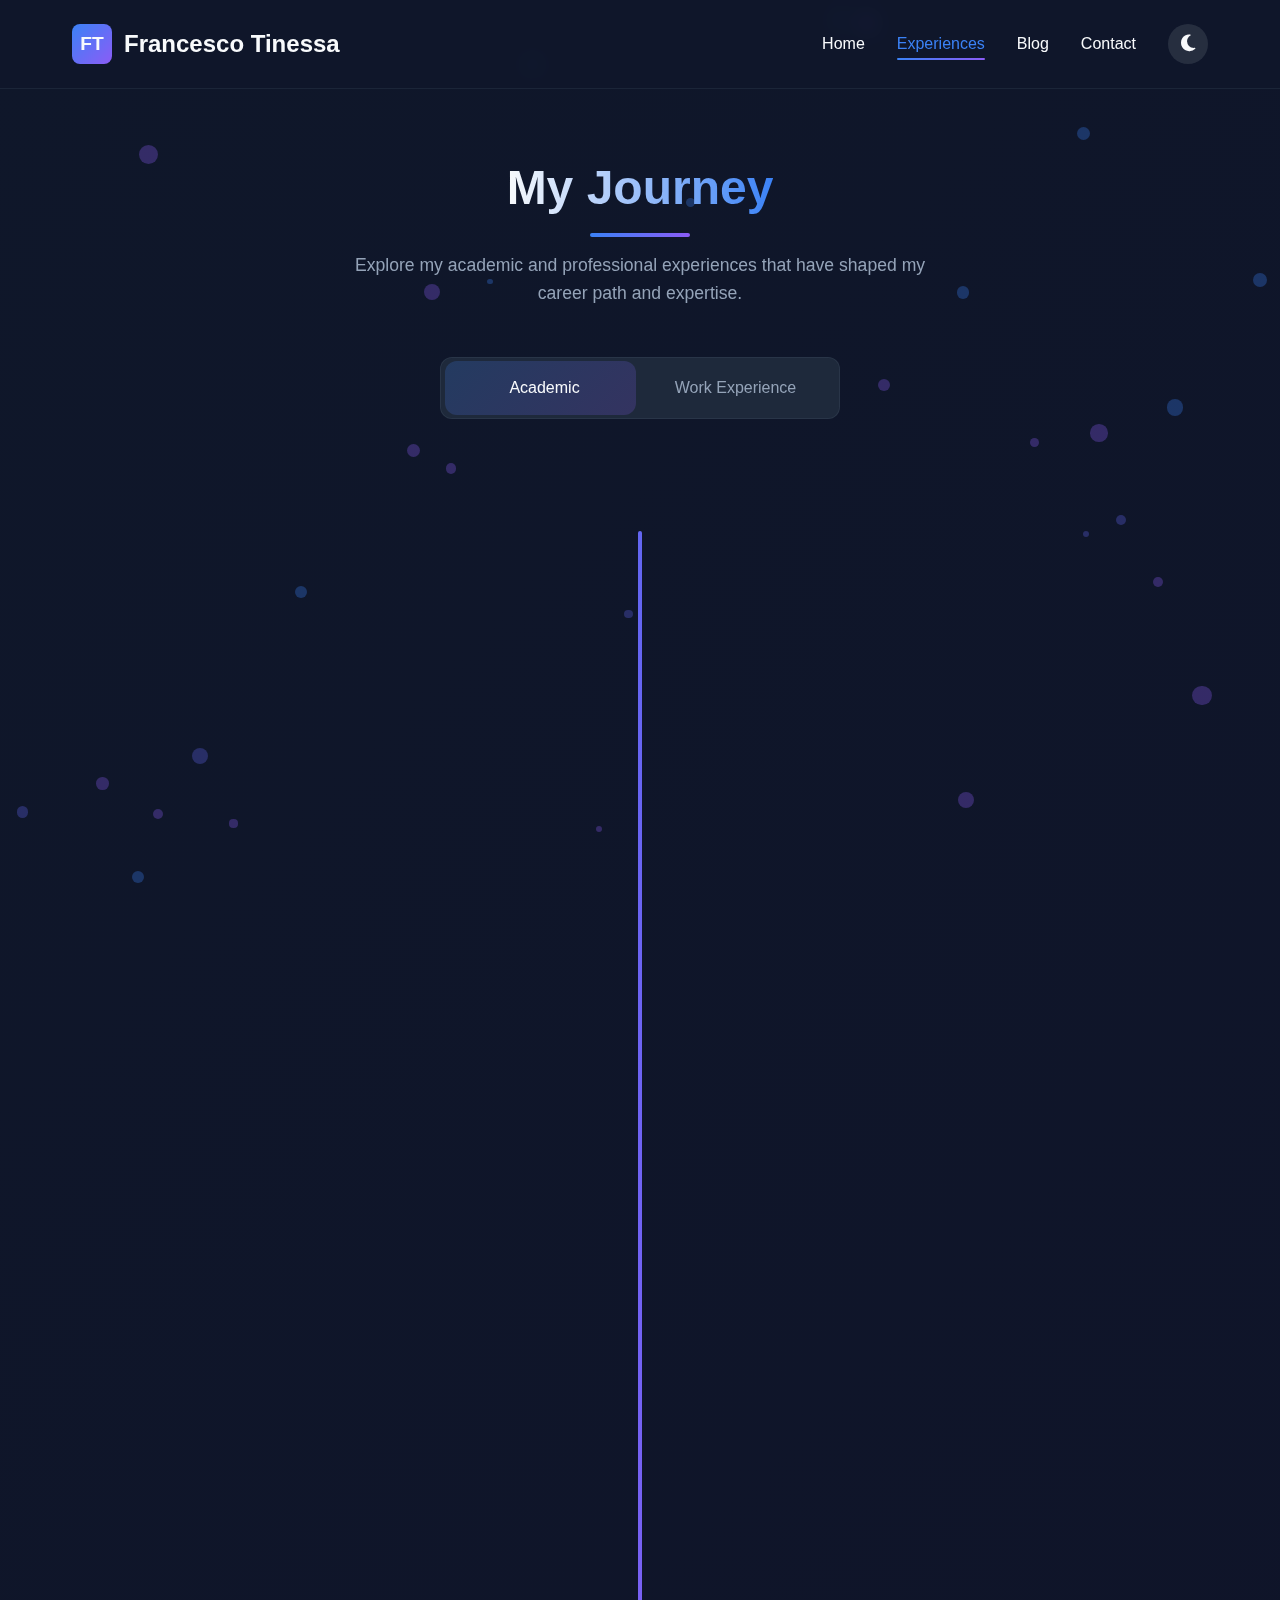
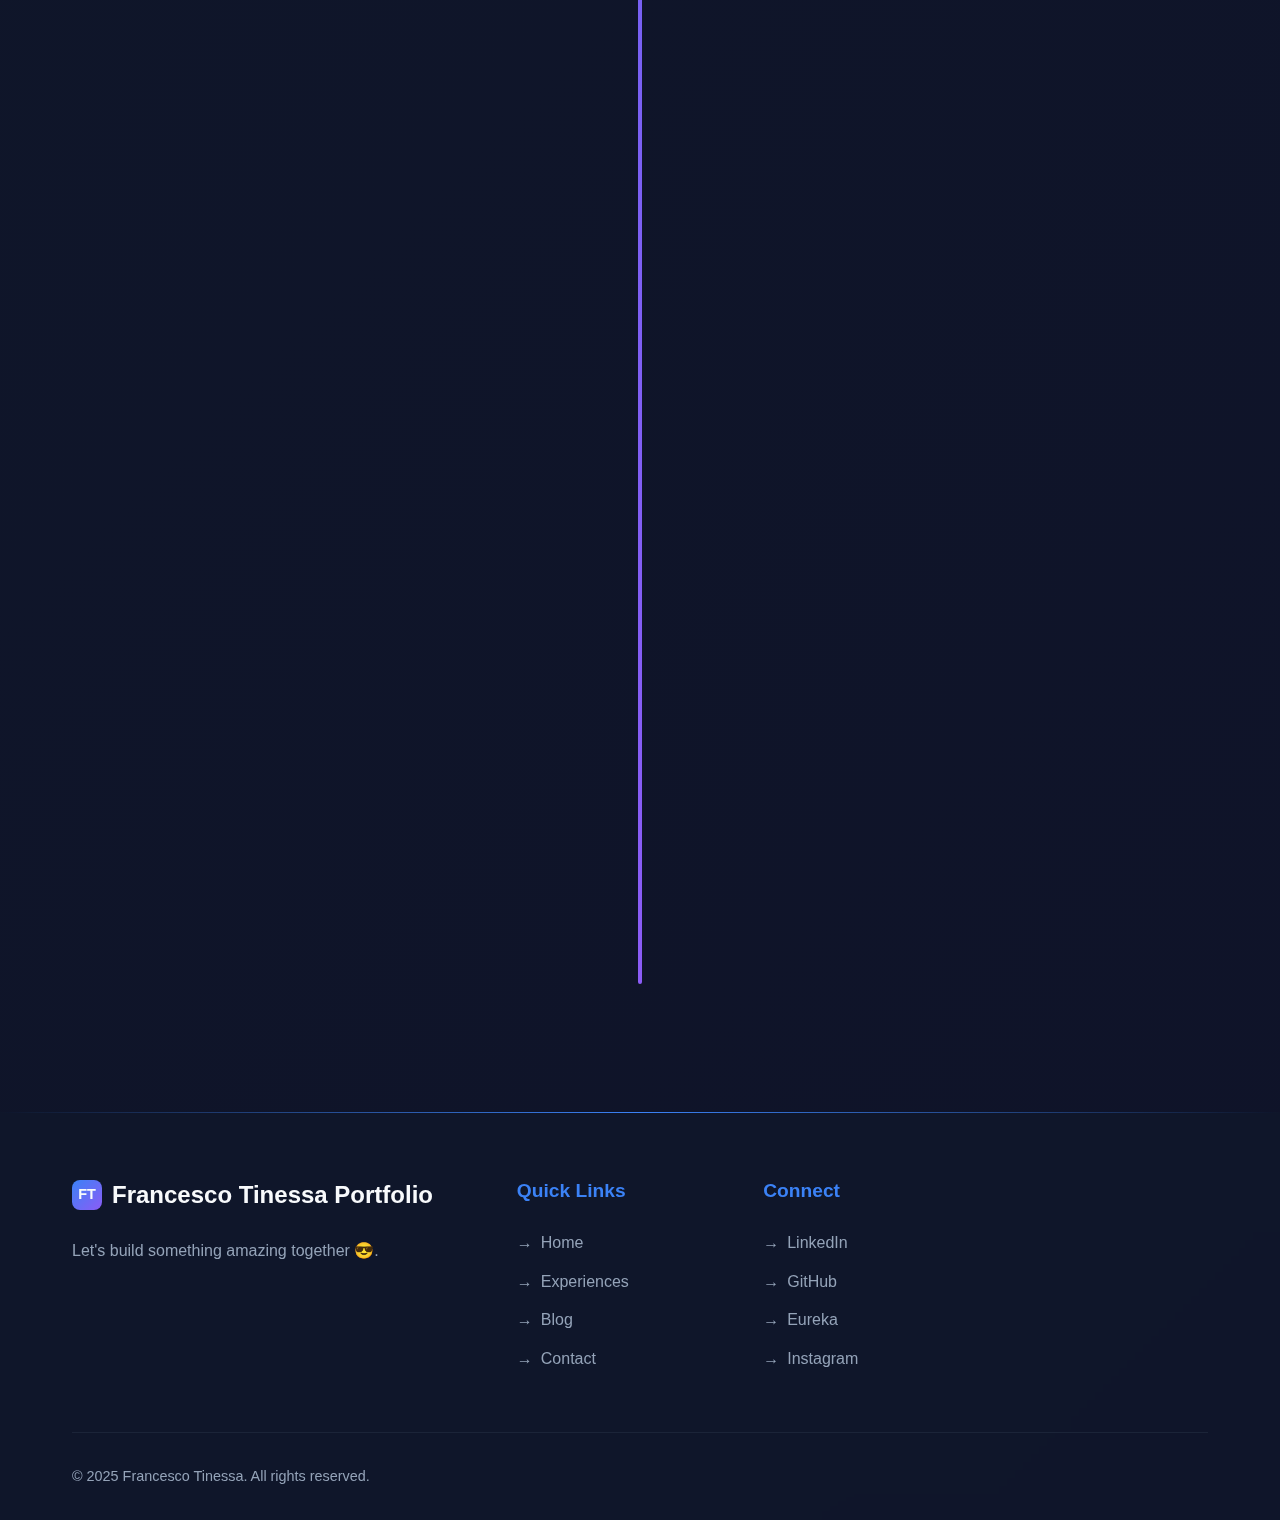
<file: public/experiences.html>
<!DOCTYPE html>
<html lang="en">
<head>
    <meta charset="UTF-8">
    <meta name="viewport" content="width=device-width, initial-scale=1.0">
    <title>My Experiences</title>
    <link rel="stylesheet" href="https://cdnjs.cloudflare.com/ajax/libs/font-awesome/6.4.0/css/all.min.css">
    <link rel="stylesheet" href="../style/styleExperience.css">
</head>
<body>
    <!-- Particle Background -->
    <div class="particles" id="particles"></div>

    <!-- Header & Navigation -->
    <header id="header">
        <div class="container header-content">
            <a href="index.html" class="logo">
                <div class="logo-icon">FT</div>
                Francesco Tinessa
            </a>
            <button class="mobile-menu-btn" id="menu-toggle">
                <i class="fa-solid fa-bars"></i>
            </button>
            <nav id="nav">
                <ul>
                    <li><a href="index.html">Home</a></li>
                    <li><a href="experiences.html" class="active">Experiences</a></li>
                    <li><a href="blog.html">Blog</a></li>
                    <li><a href="contact.html">Contact</a></li>
                </ul>
                <button class="theme-toggle" id="theme-toggle">
                    <i class="fa-solid fa-moon"></i>
                </button>
            </nav>
        </div>
    </header>

    <!-- Page Header -->
    <section class="page-header">
        <div class="container">
            <h1>My Journey</h1>
            <p>Explore my academic and professional experiences that have shaped my career path and expertise.</p>
        </div>
    </section>

    <!-- Tab Navigation -->
    <div class="container">
        <div class="tabs">
            <button class="tab-button active" data-tab="academic">Academic</button>
            <button class="tab-button" data-tab="work">Work Experience</button>
            <div class="tab-indicator"></div>
        </div>
    </div>

    <!-- Academic Timeline Section -->
    <section id="academic-timeline" class="timeline-section active">
        <div class="container">
            <div class="timeline">
                <div class="timeline-item left" style="--delay: 1">
                    <div class="timeline-content">
                        <span class="timeline-date">2025</span>
                        <h3 class="timeline-title">Exchange Program</h3>
                        <h4 class="timeline-subtitle">University at Buffalo, SUNY</h4>
                        <p class="timeline-desc">Exchange semester in USA, Buffalo, New York. I pursued advanced studies in Blockchain Technology, Algorithm Design, Digital Entrepreneurship, and Data Intensive Computing, expanding my technical expertise while gaining valuable international experience.</p>
                        <span class="timeline-badge academic-badge">Machine Learning</span>
                        <span class="timeline-badge academic-badge">AI Research</span>
                        <span class="timeline-badge academic-badge">Data Science</span>
                    </div>
                </div>
                <div class="timeline-item right" style="--delay: 2">
                    <div class="timeline-content">
                        <span class="timeline-date">2023-2025</span>
                        <h3 class="timeline-title">Master's in Software Engineering</h3>
                        <h4 class="timeline-subtitle">University of Rome "La Sapienza"</h4>
                        <p class="timeline-desc">Focused on advanced computational paradigms and human-centric software design. Currently deepening my knowledge in artificial intelligence systems, exploring neural network architectures and reinforcement learning techniques. My studies in Human-Computer Interaction center on creating intuitive user experiences through innovative interface design and user research methodologies. In Natural Language Processing, I'm working with transformer-based models and exploring applications in sentiment analysis, text generation, and conversational AI. My research interests bridge theoretical approaches with practical implementations that solve real-world challenges.</p>
                        <span class="timeline-badge academic-badge">Software Engineering</span>
                        <span class="timeline-badge academic-badge">HCI</span>
                        <span class="timeline-badge academic-badge">AI</span>
                    </div>
                </div>
                <div class="timeline-item left" style="--delay: 3">
                    <div class="timeline-content">
                        <span class="timeline-date">2022</span>
                        <h3 class="timeline-title">Advanced AI and Machine Learning Summer School</h3>
                        <h4 class="timeline-subtitle">Technical University of Dortmund</h4>
                        <p class="timeline-desc">Participated in an intensive 3-week program focused on cutting-edge machine learning techniques and AI applications. Collaborated with international researchers on practical projects implementing computer vision algorithms and generative models. Gained hands-on experience with TensorFlow and PyTorch frameworks while developing solutions for real-world problems. The program enhanced my understanding of neural network architectures, reinforcement learning, and ethical considerations in AI development.</p>
                        <span class="timeline-badge academic-badge">Machine Learning</span>
                        <span class="timeline-badge academic-badge">Deep Learning</span>
                        <span class="timeline-badge academic-badge">Artificial Intelligence</span>
                    </div>
                </div>
                <div class="timeline-item right" style="--delay: 4">
                    <div class="timeline-content">
                        <span class="timeline-date">2020-2023</span>
                        <h3 class="timeline-title">Bachelor in Computer Engineering</h3>
                        <h4 class="timeline-subtitle">University of Rome "La Sapienza"</h4>
                        <p class="timeline-desc">Completed my undergraduate studies with a focus on core computing principles and practical engineering applications. Developed a foundation in robotics through coursework and lab projects. Mastered multiple programming languages (C++, Java, Python) and paradigms while creating various applications and systems. Gained in-depth knowledge of operating system architecture, process management, and system-level programming through practical projects that included implementing a simplified MMU module. Graduated after completing a thesis on a software systems for clubs management embedded with a social newtork for club-enthusiast people.</p>
                        <span class="timeline-badge academic-badge">Robotics</span>
                        <span class="timeline-badge academic-badge">Programming</span>
                        <span class="timeline-badge academic-badge">Operating system</span>
                    </div>
                </div>
            </div>
        </div>
    </section>

    <!-- Work Experience Timeline Section -->
    <section id="work-timeline" class="timeline-section">
        <div class="container">
            <div class="timeline">
                <div class="timeline-item left" style="--delay: 1">
                    <div class="timeline-content">
                        <span class="timeline-date">2024 - Present</span>
                        <h3 class="timeline-title">Founder</h3>
                        <h4 class="timeline-subtitle">Eureka</h4>
                        <p class="timeline-desc">Founded and currently leading Eureka, an innovative platform that facilitates connections between creative thinkers across diverse fields—from researchers and academics to entrepreneurs and industry professionals. The platform leverages natural language processing and machine learning algorithms to analyze interests, expertise, and ideas, creating meaningful connections between people who think outside the box. Built using a scalable microservices architecture deployed via Docker containers on cloud infrastructure, ensuring reliability and performance as our community grows. Developed the entire technical stack while also managing business development, securing initial funding, and cultivating a thriving ecosystem of innovators who challenge conventional thinking. Eureka bridges the gap between academic research and practical implementation, enabling cross-disciplinary collaboration that sparks groundbreaking innovations. Visit <a href="https://eurekaproject.app" target="_blank">eurekaproject.app</a> to join our community of forward-thinking individuals and organizations.</p>
                        <span class="timeline-badge work-badge">Docker</span>
                        <span class="timeline-badge work-badge">Entrepreneurship</span>
                        <span class="timeline-badge work-badge">Cloud Architecture</span>
                    </div>
                </div>
                
            </div>
        </div>
    </section>

    <!-- Footer -->
    <footer>
        <div class="container">
            <div class="footer-content">
                <div class="footer-info">
                    <h4>
                        <div class="logo-icon" style="width: 30px; height: 30px; font-size: 0.9rem; margin-right: 10px;">FT</div>
                        Francesco Tinessa Portfolio 
                    </h4>
                    <p>Let's build something amazing together 😎. </p>
                </div>
                <div class="footer-links">
                    <h5>Quick Links</h5>
                    <ul>
                        <li><a href="index.html">Home</a></li>
                        <li><a href="experiences.html">Experiences</a></li>
                        <li><a href="blog.html">Blog</a></li>
                        <li><a href="contact.html">Contact</a></li>
                    </ul>
                </div>
                <div class="footer-links">
                    <h5>Connect</h5>
                    <ul>
                        <li><a href="www.linkedin.com/in/francesco-tinessa-26b548235">LinkedIn</a></li>
                        <li><a href="https://github.com/francesco12801">GitHub</a></li>
                        <li><a href="https://eurekaproject.app">Eureka</a></li>
                        <li><a href="https://www.instagram.com/francescotinessa_/?next=%2F">Instagram</a></li>
                    </ul>
                </div>                
            </div>
            <div class="footer-bottom">
                <p class="copyright">© 2025 Francesco Tinessa. All rights reserved.</p>
            </div>
        </div>
    </footer>

    <script src="../script/experience.js"></script>
</body>
</html>
</file>
<file: style/styleIndex.css>
:root {
  --bg-primary: #0f172a;
  --bg-secondary: #1e293b;
  --text-primary: #f8fafc;
  --text-secondary: #94a3b8;
  --accent-primary: #3b82f6;
  --accent-secondary: #6366f1;
  --accent-tertiary: #8b5cf6;
  --success: #10b981;
  --card-bg: rgba(30, 41, 59, 0.7);
  --border-radius: 12px;
  --transition: all 0.3s cubic-bezier(0.4, 0, 0.2, 1);
}

* {
  margin: 0;
  padding: 0;
  box-sizing: border-box;
  font-family: "Inter", "Segoe UI", Tahoma, Geneva, Verdana, sans-serif;
}

@keyframes gradient {
  0% {
    background-position: 0% 50%;
  }
  50% {
    background-position: 100% 50%;
  }
  100% {
    background-position: 0% 50%;
  }
}

@keyframes float {
  0% {
    transform: translateY(0px);
  }
  50% {
    transform: translateY(-10px);
  }
  100% {
    transform: translateY(0px);
  }
}

@keyframes fadeIn {
  from {
    opacity: 0;
    transform: translateY(20px);
  }
  to {
    opacity: 1;
    transform: translateY(0);
  }
}

body {
  background: linear-gradient(135deg, var(--bg-primary), #0f0f28, #1a1a3a);
  background-size: 400% 400%;
  animation: gradient 15s ease infinite;
  color: var(--text-primary);
  line-height: 1.6;
  overflow-x: hidden;
}

.container {
  max-width: 1200px;
  margin: 0 auto;
  padding: 0 2rem;
  position: relative;
}

/* Custom Scrollbar */
::-webkit-scrollbar {
  width: 10px;
}

::-webkit-scrollbar-track {
  background: var(--bg-primary);
}

::-webkit-scrollbar-thumb {
  background: var(--accent-tertiary);
  border-radius: 10px;
}

::-webkit-scrollbar-thumb:hover {
  background: var(--accent-primary);
}

/* Header & Navigation */
header {
  background: rgba(15, 23, 42, 0.8);
  backdrop-filter: blur(10px);
  padding: 1.5rem 0;
  position: fixed;
  top: 0;
  width: 100%;
  z-index: 1000;
  transition: var(--transition);
  border-bottom: 1px solid rgba(148, 163, 184, 0.1);
}

header.scrolled {
  padding: 1rem 0;
  background: rgba(15, 23, 42, 0.95);
  box-shadow: 0 10px 30px rgba(0, 0, 0, 0.2);
}

.header-content {
  display: flex;
  justify-content: space-between;
  align-items: center;
}

.logo {
  display: flex;
  align-items: center;
  text-decoration: none;
  color: var(--text-primary);
  font-weight: bold;
  font-size: 1.5rem;
  position: relative;
  z-index: 10;
}

.logo-icon {
  margin-right: 12px;
  width: 40px;
  height: 40px;
  display: flex;
  align-items: center;
  justify-content: center;
  font-weight: bold;
  font-size: 1.2rem;
  position: relative;
  overflow: hidden;
  border-radius: 8px;
}

.logo-icon::before {
  content: "";
  position: absolute;
  top: 0;
  left: 0;
  right: 0;
  bottom: 0;
  background: linear-gradient(
    135deg,
    var(--accent-primary),
    var(--accent-tertiary)
  );
  z-index: -1;
  transition: var(--transition);
}

.logo:hover .logo-icon::before {
  transform: scale(1.1);
}

nav {
  display: flex;
  align-items: center;
}

nav ul {
  display: flex;
  list-style: none;
}

nav ul li {
  margin-left: 2rem;
}

nav ul li a {
  color: var(--text-primary);
  text-decoration: none;
  transition: var(--transition);
  position: relative;
  padding: 0.5rem 0;
}

nav ul li a::after {
  content: "";
  position: absolute;
  bottom: 0;
  left: 0;
  width: 0%;
  height: 2px;
  background: linear-gradient(
    to right,
    var(--accent-primary),
    var(--accent-tertiary)
  );
  transition: var(--transition);
  border-radius: 10px;
}

nav ul li a:hover {
  color: var(--accent-primary);
}

nav ul li a:hover::after,
nav ul li a.active::after {
  width: 100%;
}

nav ul li a.active {
  color: var(--accent-primary);
}

.theme-toggle {
  background: none;
  border: none;
  color: var(--text-primary);
  cursor: pointer;
  font-size: 1.2rem;
  margin-left: 2rem;
  display: flex;
  align-items: center;
  justify-content: center;
  width: 40px;
  height: 40px;
  border-radius: 50%;
  background: rgba(255, 255, 255, 0.1);
  transition: var(--transition);
}

.theme-toggle:hover {
  background: rgba(255, 255, 255, 0.2);
  transform: rotate(30deg);
}

.mobile-menu-btn {
  display: none;
  background: none;
  border: none;
  color: var(--text-primary);
  cursor: pointer;
  font-size: 1.5rem;
  z-index: 100;
}

/* Hero Section */
.hero {
  min-height: 100vh;
  display: flex;
  align-items: center;
  padding-top: 80px;
  position: relative;
}

.hero::before {
  content: "";
  position: absolute;
  width: 500px;
  height: 500px;
  background: radial-gradient(circle, var(--accent-primary), transparent 70%);
  opacity: 0.1;
  top: 10%;
  right: -10%;
  border-radius: 50%;
  filter: blur(50px);
  animation: float 6s ease-in-out infinite;
}

.hero::after {
  content: "";
  position: absolute;
  width: 300px;
  height: 300px;
  background: radial-gradient(circle, var(--accent-tertiary), transparent 70%);
  opacity: 0.1;
  bottom: 10%;
  left: -10%;
  border-radius: 50%;
  filter: blur(40px);
  animation: float 8s ease-in-out infinite reverse;
}

.hero-grid {
  display: grid;
  grid-template-columns: 1fr 1fr;
  gap: 4rem;
  align-items: center;
}

.hero-content {
  animation: fadeIn 1s ease forwards;
}

.hero-image {
  position: relative;
  animation: fadeIn 1s ease 0.3s forwards;
  opacity: 0;
}

.hero-img-container {
  position: relative;
  border-radius: var(--border-radius);
  overflow: hidden;
  box-shadow: 0 25px 50px rgba(0, 0, 0, 0.15);
  transform: perspective(1000px) rotateY(-15deg) rotateX(5deg) rotateZ(2deg);
  transition: var(--transition);
}

.hero-img-container:hover {
  transform: perspective(1000px) rotateY(0) rotateX(0) rotateZ(0);
}

.hero-img-container img {
  width: 100%;
  height: auto;
  display: block;
  transition: var(--transition);
}

.hero-img-container:hover img {
  transform: scale(1.05);
}

.hero-img-overlay {
  position: absolute;
  top: 0;
  left: 0;
  right: 0;
  bottom: 0;
  background: linear-gradient(to top, rgba(15, 23, 42, 0.8), transparent);
}

.hero h1 {
  font-size: 3.5rem;
  line-height: 1.2;
  margin-bottom: 1.5rem;
  background: linear-gradient(
    to right,
    var(--text-primary),
    var(--accent-primary)
  );
  -webkit-background-clip: text;
  background-clip: text;
  color: transparent;
}

.hero p {
  font-size: 1.2rem;
  color: var(--text-secondary);
  margin-bottom: 2rem;
}

.typing-effect {
  color: var(--accent-tertiary);
  display: inline-block;
  position: relative;
}

.typing-effect::after {
  content: "";
  position: absolute;
  right: -5px;
  top: 0;
  height: 100%;
  width: 2px;
  background-color: var(--accent-tertiary);
  animation: blink 1s infinite;
}

@keyframes blink {
  0%,
  100% {
    opacity: 0;
  }
  50% {
    opacity: 1;
  }
}

.cta-buttons {
  display: flex;
  gap: 1rem;
  margin-top: 2rem;
}

.btn {
  display: inline-flex;
  align-items: center;
  justify-content: center;
  padding: 0.8rem 2rem;
  border-radius: 50px;
  font-weight: 600;
  text-decoration: none;
  transition: var(--transition);
  cursor: pointer;
  border: none;
  position: relative;
  overflow: hidden;
  z-index: 1;
}

.btn span {
  position: relative;
  z-index: 1;
  display: flex;
  align-items: center;
}

.btn i {
  margin-left: 0.5rem;
  font-size: 1.1rem;
  transition: var(--transition);
}

.btn::before {
  content: "";
  position: absolute;
  top: 0;
  left: 0;
  width: 100%;
  height: 100%;
  background: linear-gradient(
    90deg,
    var(--accent-primary),
    var(--accent-tertiary)
  );
  opacity: 1;
  z-index: -1;
  transition: var(--transition);
}

.btn:hover {
  box-shadow: 0 10px 20px rgba(99, 102, 241, 0.3);
  transform: translateY(-3px);
}

.btn:hover i {
  transform: translateX(5px);
}

.btn-primary {
  color: white;
}

.btn-primary::before {
  background: linear-gradient(
    90deg,
    var(--accent-primary),
    var(--accent-tertiary)
  );
}

.btn-secondary {
  color: var(--accent-primary);
  background: rgba(59, 130, 246, 0.1);
}

.btn-secondary::before {
  opacity: 0;
  background: linear-gradient(
    90deg,
    var(--accent-primary),
    var(--accent-tertiary)
  );
}

.btn-secondary:hover {
  color: white;
}

.btn-secondary:hover::before {
  opacity: 1;
}

/* Social Media Sidebar */
.social-sidebar {
  position: fixed;
  bottom: 0;
  left: 2rem;
  display: flex;
  flex-direction: column;
  align-items: center;
  z-index: 10;
}

.social-link {
  display: flex;
  align-items: center;
  justify-content: center;
  width: 40px;
  height: 40px;
  color: var(--text-secondary);
  margin-bottom: 1rem;
  transition: var(--transition);
  font-size: 1.2rem;
  border-radius: 50%;
  background: rgba(255, 255, 255, 0.05);
}

.social-link:hover {
  color: var(--text-primary);
  background: rgba(255, 255, 255, 0.1);
  transform: translateY(-3px);
}

.social-sidebar::after {
  content: "";
  width: 1px;
  height: 100px;
  background-color: var(--text-secondary);
  opacity: 0.2;
}

/* About Section */
.about {
  padding: 8rem 0;
  position: relative;
}

.section-title {
  font-size: 2.5rem;
  margin-bottom: 3rem;
  text-align: center;
  position: relative;
  color: var(--text-primary);
}

.section-title::after {
  content: "";
  position: absolute;
  bottom: -10px;
  left: 50%;
  transform: translateX(-50%);
  width: 80px;
  height: 4px;
  background: linear-gradient(
    to right,
    var(--accent-primary),
    var(--accent-tertiary)
  );
  border-radius: 10px;
}

.section-subtitle {
  text-align: center;
  color: var(--text-secondary);
  margin-top: -2rem;
  margin-bottom: 4rem;
  font-size: 1.1rem;
}

.about-grid {
  display: grid;
  grid-template-columns: 1fr 1fr;
  gap: 4rem;
  align-items: center;
}

.about-image {
  position: relative;
  border-radius: var(--border-radius);
  overflow: hidden;
  box-shadow: 0 20px 40px rgba(0, 0, 0, 0.2);
  transition: var(--transition);
}

.about-image:hover {
  transform: translateY(-10px);
}

.about-image::before {
  content: "";
  position: absolute;
  top: 0;
  left: 0;
  right: 0;
  bottom: 0;
  border: 3px solid transparent;
  border-radius: var(--border-radius);
  background: linear-gradient(
      var(--border-radius),
      var(--accent-primary),
      var(--accent-tertiary)
    )
    border-box;
  -webkit-mask: linear-gradient(#fff 0 0) padding-box, linear-gradient(#fff 0 0);
  -webkit-mask-composite: xor;
  mask-composite: exclude;
  pointer-events: none;
}

.about-image img {
  width: 100%;
  height: auto;
  display: block;
  transition: var(--transition);
}

.about-image:hover img {
  transform: scale(1.05);
}

.about-content {
  animation: fadeIn 1s ease forwards;
}

.about-content h3 {
  font-size: 1.8rem;
  margin-bottom: 1.5rem;
  color: var(--accent-primary);
}

.about-content p {
  margin-bottom: 1.5rem;
  color: var(--text-secondary);
  font-size: 1.05rem;
}

.tech-stack {
  margin-top: 2rem;
}

.tech-stack h4 {
  font-size: 1.2rem;
  margin-bottom: 1rem;
  color: var(--text-primary);
}

.skills {
  display: flex;
  flex-wrap: wrap;
  gap: 1rem;
}

.skill-tag {
  background: var(--card-bg);
  color: var(--accent-primary);
  padding: 0.6rem 1.2rem;
  border-radius: 50px;
  font-size: 0.9rem;
  transition: var(--transition);
  border: 1px solid rgba(99, 102, 241, 0.2);
  box-shadow: 0 5px 15px rgba(0, 0, 0, 0.1);
  display: flex;
  align-items: center;
  cursor: pointer;
}

.skill-tag i {
  margin-right: 0.5rem;
  font-size: 0.9rem;
}

.skill-tag:hover {
  background: linear-gradient(
    to right,
    rgba(59, 130, 246, 0.2),
    rgba(139, 92, 246, 0.2)
  );
  transform: translateY(-5px);
  color: var(--text-primary);
  box-shadow: 0 10px 20px rgba(0, 0, 0, 0.1);
}

/* Floating Particles */
.particles {
  position: fixed;
  top: 0;
  left: 0;
  width: 100%;
  height: 100%;
  pointer-events: none;
  z-index: -1;
}

.particle {
  position: absolute;
  border-radius: 50%;
  opacity: 0.3;
  animation: float-particle 15s infinite linear;
}

@keyframes float-particle {
  0% {
    transform: translateY(0) rotate(0deg);
  }
  100% {
    transform: translateY(-100vh) rotate(360deg);
  }
}

/* Footer */
footer {
  background: rgba(15, 23, 42, 0.8);
  backdrop-filter: blur(10px);
  padding: 4rem 0 2rem;
  position: relative;
  overflow: hidden;
}

footer::before {
  content: "";
  position: absolute;
  top: 0;
  left: 0;
  width: 100%;
  height: 1px;
  background: linear-gradient(
    to right,
    transparent,
    var(--accent-primary),
    transparent
  );
}

.footer-content {
  display: grid;
  grid-template-columns: 2fr 1fr 1fr 1fr;
  gap: 3rem;
}

.footer-info h4 {
  font-size: 1.5rem;
  margin-bottom: 1.5rem;
  display: flex;
  align-items: center;
}

.footer-info p {
  color: var(--text-secondary);
  margin-bottom: 1.5rem;
  max-width: 400px;
}

.footer-links h5 {
  font-size: 1.2rem;
  margin-bottom: 1.5rem;
  color: var(--accent-primary);
}

.footer-links ul {
  list-style: none;
}

.footer-links ul li {
  margin-bottom: 0.8rem;
}

.footer-links ul li a {
  color: var(--text-secondary);
  text-decoration: none;
  transition: var(--transition);
  position: relative;
  padding-left: 1.5rem;
}

.footer-links ul li a:hover {
  color: var(--accent-primary);
  padding-left: 1.8rem;
}

.footer-links ul li a::before {
  content: "→";
  position: absolute;
  left: 0;
  transition: var(--transition);
}

.footer-links ul li a:hover::before {
  left: 0.3rem;
  color: var(--accent-primary);
}

.footer-bottom {
  margin-top: 3rem;
  padding-top: 2rem;
  border-top: 1px solid rgba(148, 163, 184, 0.1);
  display: flex;
  justify-content: space-between;
  align-items: center;
}

.copyright {
  color: var(--text-secondary);
  font-size: 0.9rem;
}

.back-to-top {
  display: flex;
  align-items: center;
  justify-content: center;
  width: 40px;
  height: 40px;
  background: rgba(59, 130, 246, 0.1);
  color: var(--accent-primary);
  border-radius: 50%;
  transition: var(--transition);
}

.back-to-top:hover {
  background: var(--accent-primary);
  color: white;
  transform: translateY(-5px);
}

/* Responsive Styles */
@media screen and (max-width: 1024px) {
  .hero-grid,
  .about-grid,
  .footer-content {
    grid-template-columns: 1fr;
    gap: 2rem;
  }

  .hero-image {
    order: -1;
  }

  .social-sidebar {
    display: none;
  }
}

@media screen and (max-width: 768px) {
  .header-content {
    position: relative;
  }

  .mobile-menu-btn {
    display: block;
  }

  nav {
    position: fixed;
    top: 0;
    right: -100%;
    width: 70%;
    height: 100vh;
    background: var(--bg-secondary);
    flex-direction: column;
    justify-content: center;
    transition: var(--transition);
    box-shadow: -10px 0 30px rgba(0, 0, 0, 0.2);
  }

  nav.active {
    right: 0;
  }

  nav ul {
    flex-direction: column;
    align-items: center;
  }

  nav ul li {
    margin: 1.5rem 0;
  }

  .theme-toggle {
    margin: 2rem 0 0;
  }

  .hero h1 {
    font-size: 2.5rem;
  }

  .cta-buttons {
    flex-direction: column;
  }

  .btn {
    width: 100%;
  }

  .section-title {
    font-size: 2rem;
  }

  .footer-content {
    grid-template-columns: 1fr;
    gap: 2rem;
  }

  .footer-bottom {
    flex-direction: column;
    gap: 1rem;
  }
}
</file>
<file: style/styleContact.css>
:root {
            --bg-primary: #0f172a;
            --bg-secondary: #1e293b;
            --text-primary: #f8fafc;
            --text-secondary: #94a3b8;
            --accent-primary: #3b82f6;
            --accent-secondary: #6366f1;
            --accent-tertiary: #8b5cf6;
            --success: #10b981;
            --error: #ef4444;
            --card-bg: rgba(30, 41, 59, 0.7);
            --border-radius: 12px;
            --transition: all 0.3s cubic-bezier(0.4, 0, 0.2, 1);
        }

        * {
            margin: 0;
            padding: 0;
            box-sizing: border-box;
            font-family: 'Inter', 'Segoe UI', Tahoma, Geneva, Verdana, sans-serif;
        }

        @keyframes gradient {
            0% { background-position: 0% 50%; }
            50% { background-position: 100% 50%; }
            100% { background-position: 0% 50%; }
        }

        @keyframes float {
            0% { transform: translateY(0px); }
            50% { transform: translateY(-10px); }
            100% { transform: translateY(0px); }
        }

        @keyframes fadeIn {
            from { opacity: 0; transform: translateY(20px); }
            to { opacity: 1; transform: translateY(0); }
        }

        @keyframes slideInLeft {
            from { opacity: 0; transform: translateX(-50px); }
            to { opacity: 1; transform: translateX(0); }
        }

        @keyframes slideInRight {
            from { opacity: 0; transform: translateX(50px); }
            to { opacity: 1; transform: translateX(0); }
        }

        @keyframes pulse {
            0% { transform: scale(1); }
            50% { transform: scale(1.05); }
            100% { transform: scale(1); }
        }

        body {
            background: linear-gradient(135deg, var(--bg-primary), #0f0f28, #1a1a3a);
            background-size: 400% 400%;
            animation: gradient 15s ease infinite;
            color: var(--text-primary);
            line-height: 1.6;
            overflow-x: hidden;
        }

        .container {
            max-width: 1200px;
            margin: 0 auto;
            padding: 0 2rem;
            position: relative;
        }

        /* Custom Scrollbar */
        ::-webkit-scrollbar {
            width: 10px;
        }

        ::-webkit-scrollbar-track {
            background: var(--bg-primary);
        }

        ::-webkit-scrollbar-thumb {
            background: var(--accent-tertiary);
            border-radius: 10px;
        }

        ::-webkit-scrollbar-thumb:hover {
            background: var(--accent-primary);
        }

        /* Header & Navigation */
        header {
            background: rgba(15, 23, 42, 0.8);
            backdrop-filter: blur(10px);
            padding: 1.5rem 0;
            position: fixed;
            top: 0;
            width: 100%;
            z-index: 1000;
            transition: var(--transition);
            border-bottom: 1px solid rgba(148, 163, 184, 0.1);
        }

        header.scrolled {
            padding: 1rem 0;
            background: rgba(15, 23, 42, 0.95);
            box-shadow: 0 10px 30px rgba(0, 0, 0, 0.2);
        }

        .header-content {
            display: flex;
            justify-content: space-between;
            align-items: center;
        }

        .logo {
            display: flex;
            align-items: center;
            text-decoration: none;
            color: var(--text-primary);
            font-weight: bold;
            font-size: 1.5rem;
            position: relative;
            z-index: 10;
        }

        .logo-icon {
            margin-right: 12px;
            width: 40px;
            height: 40px;
            display: flex;
            align-items: center;
            justify-content: center;
            font-weight: bold;
            font-size: 1.2rem;
            position: relative;
            overflow: hidden;
            border-radius: 8px;
        }

        .logo-icon::before {
            content: '';
            position: absolute;
            top: 0;
            left: 0;
            right: 0;
            bottom: 0;
            background: linear-gradient(135deg, var(--accent-primary), var(--accent-tertiary));
            z-index: -1;
            transition: var(--transition);
        }

        .logo:hover .logo-icon::before {
            transform: scale(1.1);
        }

        nav {
            display: flex;
            align-items: center;
        }

        nav ul {
            display: flex;
            list-style: none;
        }

        nav ul li {
            margin-left: 2rem;
        }

        nav ul li a {
            color: var(--text-primary);
            text-decoration: none;
            transition: var(--transition);
            position: relative;
            padding: 0.5rem 0;
        }

        nav ul li a::after {
            content: '';
            position: absolute;
            bottom: 0;
            left: 0;
            width: 0%;
            height: 2px;
            background: linear-gradient(to right, var(--accent-primary), var(--accent-tertiary));
            transition: var(--transition);
            border-radius: 10px;
        }

        nav ul li a:hover {
            color: var(--accent-primary);
        }

        nav ul li a:hover::after,
        nav ul li a.active::after {
            width: 100%;
        }

        nav ul li a.active {
            color: var(--accent-primary);
        }

        .theme-toggle {
            background: none;
            border: none;
            color: var(--text-primary);
            cursor: pointer;
            font-size: 1.2rem;
            margin-left: 2rem;
            display: flex;
            align-items: center;
            justify-content: center;
            width: 40px;
            height: 40px;
            border-radius: 50%;
            background: rgba(255, 255, 255, 0.1);
            transition: var(--transition);
        }

        .theme-toggle:hover {
            background: rgba(255, 255, 255, 0.2);
            transform: rotate(30deg);
        }

        .mobile-menu-btn {
            display: none;
            background: none;
            border: none;
            color: var(--text-primary);
            cursor: pointer;
            font-size: 1.5rem;
            z-index: 100;
        }

        /* Page Header */
        .page-header {
            padding-top: 150px;
            padding-bottom: 50px;
            text-align: center;
            position: relative;
        }

        .page-header h1 {
            font-size: 3rem;
            margin-bottom: 1.5rem;
            background: linear-gradient(to right, var(--text-primary), var(--accent-primary));
            -webkit-background-clip: text;
            background-clip: text;
            color: transparent;
            display: inline-block;
            position: relative;
        }

        .page-header h1::after {
            content: '';
            position: absolute;
            bottom: -10px;
            left: 50%;
            transform: translateX(-50%);
            width: 100px;
            height: 4px;
            background: linear-gradient(to right, var(--accent-primary), var(--accent-tertiary));
            border-radius: 10px;
        }

        .page-header p {
            max-width: 600px;
            margin: 0 auto;
            color: var(--text-secondary);
            font-size: 1.1rem;
        }

        /* Contact Form Section */
        .contact-section {
            padding: 4rem 0;
            position: relative;
        }

        .contact-container {
            display: grid;
            grid-template-columns: 1fr 1fr;
            gap: 3rem;
            align-items: center;
        }

        .contact-info {
            animation: slideInLeft 0.5s ease forwards;
        }

        .contact-info h2 {
            font-size: 2rem;
            margin-bottom: 1.5rem;
            color: var(--accent-primary);
        }

        .contact-info p {
            color: var(--text-secondary);
            margin-bottom: 2rem;
        }

        .contact-methods {
            margin-bottom: 2rem;
        }

        .contact-method {
            display: flex;
            align-items: center;
            margin-bottom: 1.5rem;
            padding: 1rem;
            background: var(--card-bg);
            border-radius: var(--border-radius);
            transition: var(--transition);
            border: 1px solid rgba(148, 163, 184, 0.1);
        }

        .contact-method:hover {
            transform: translateY(-5px);
            box-shadow: 0 10px 20px rgba(0, 0, 0, 0.1);
            border-color: var(--accent-primary);
        }

        .contact-icon {
            width: 50px;
            height: 50px;
            display: flex;
            align-items: center;
            justify-content: center;
            font-size: 1.5rem;
            color: var(--accent-primary);
            margin-right: 1rem;
            border-radius: 50%;
            background: rgba(59, 130, 246, 0.1);
            transition: var(--transition);
        }

        .contact-method:hover .contact-icon {
            background: var(--accent-primary);
            color: white;
            transform: rotate(360deg);
        }

        .contact-details {
            flex: 1;
        }

        .contact-details h4 {
            font-size: 1.1rem;
            margin-bottom: 0.3rem;
            color: var(--text-primary);
        }

        .contact-details p, .contact-details a {
            color: var(--text-secondary);
            font-size: 0.95rem;
            text-decoration: none;
            transition: var(--transition);
        }

        .contact-details a:hover {
            color: var(--accent-primary);
        }

        .social-links {
            display: flex;
            gap: 1rem;
        }

        .social-link {
            display: flex;
            align-items: center;
            justify-content: center;
            width: 40px;
            height: 40px;
            color: var(--text-secondary);
            background: var(--card-bg);
            border-radius: 50%;
            transition: var(--transition);
            font-size: 1.2rem;
            border: 1px solid rgba(148, 163, 184, 0.1);
            text-decoration: none;
        }

        .social-link:hover {
            color: white;
            transform: translateY(-5px);
            box-shadow: 0 10px 20px rgba(0, 0, 0, 0.1);
        }

        .social-link:nth-child(1):hover {
            background: #0077b5; /* LinkedIn */
        }

        .social-link:nth-child(2):hover {
            background: #333; /* GitHub */
        }

        .social-link:nth-child(3):hover {
            background: #1DA1F2; /* Twitter */
        }

        .social-link:nth-child(4):hover {
            background: #E4405F; /* Instagram */
        }

        .contact-form-container {
            background: var(--card-bg);
            border-radius: var(--border-radius);
            padding: 2rem;
            box-shadow: 0 15px 30px rgba(0, 0, 0, 0.1);
            border: 1px solid rgba(148, 163, 184, 0.1);
            backdrop-filter: blur(10px);
            position: relative;
            animation: slideInRight 0.5s ease forwards;
            overflow: hidden;
        }

        .contact-form-container::before {
            content: '';
            position: absolute;
            top: 0;
            left: 0;
            width: 100%;
            height: 5px;
            background: linear-gradient(to right, var(--accent-primary), var(--accent-tertiary));
        }

        .form-group {
            margin-bottom: 1.5rem;
            position: relative;
        }

        .form-group label {
            display: block;
            margin-bottom: 0.5rem;
            color: var(--text-primary);
            font-weight: 500;
        }

        .form-control {
            width: 100%;
            padding: 1rem;
            background: rgba(15, 23, 42, 0.6);
            border: 1px solid rgba(148, 163, 184, 0.2);
            border-radius: var(--border-radius);
            color: var(--text-primary);
            font-size: 1rem;
            transition: var(--transition);
        }

        .form-control:focus {
            outline: none;
            border-color: var(--accent-primary);
            box-shadow: 0 0 0 3px rgba(59, 130, 246, 0.3);
        }

        .form-control::placeholder {
            color: var(--text-secondary);
            opacity: 0.7;
        }

        textarea.form-control {
            resize: vertical;
            min-height: 120px;
        }

        .form-button {
            width: 100%;
            padding: 1rem;
            background: linear-gradient(90deg, var(--accent-primary), var(--accent-tertiary));
            color: white;
            border: none;
            border-radius: var(--border-radius);
            font-size: 1rem;
            font-weight: 600;
            cursor: pointer;
            transition: var(--transition);
            position: relative;
            overflow: hidden;
            z-index: 1;
        }

        .form-button::before {
            content: '';
            position: absolute;
            top: 0;
            left: -100%;
            width: 100%;
            height: 100%;
            background: linear-gradient(90deg, var(--accent-tertiary), var(--accent-primary));
            transition: var(--transition);
            z-index: -1;
        }

        .form-button:hover {
            box-shadow: 0 10px 20px rgba(99, 102, 241, 0.3);
            transform: translateY(-3px);
        }

        .form-button:hover::before {
            left: 0;
        }

        /* Map Section */
        .map-section {
            padding: 4rem 0;
            position: relative;
        }

        .map-container {
            height: 400px;
            border-radius: var(--border-radius);
            overflow: hidden;
            box-shadow: 0 15px 30px rgba(0, 0, 0, 0.1);
            border: 1px solid rgba(148, 163, 184, 0.1);
            position: relative;
        }

        .map-placeholder {
            width: 100%;
            height: 100%;
            background: var(--card-bg);
            display: flex;
            align-items: center;
            justify-content: center;
            flex-direction: column;
            color: var(--text-secondary);
        }

        .map-placeholder i {
            font-size: 3rem;
            margin-bottom: 1rem;
            color: var(--accent-primary);
        }

        /* Floating Particles */
        .particles {
            position: fixed;
            top: 0;
            left: 0;
            width: 100%;
            height: 100%;
            pointer-events: none;
            z-index: -1;
        }

        .particle {
            position: absolute;
            border-radius: 50%;
            opacity: 0.3;
            animation: float-particle 15s infinite linear;
        }

        @keyframes float-particle {
            0% {
                transform: translateY(0) rotate(0deg);
            }
            100% {
                transform: translateY(-100vh) rotate(360deg);
            }
        }

        /* Footer */
        footer {
            background: rgba(15, 23, 42, 0.8);
            backdrop-filter: blur(10px);
            padding: 4rem 0 2rem;
            position: relative;
            overflow: hidden;
            margin-top: 4rem;
        }

        footer::before {
            content: '';
            position: absolute;
            top: 0;
            left: 0;
            width: 100%;
            height: 1px;
            background: linear-gradient(to right, transparent, var(--accent-primary), transparent);
        }

        .footer-content {
            display: grid;
            grid-template-columns: 2fr 1fr 1fr 1fr;
            gap: 3rem;
        }

        .footer-info h4 {
            font-size: 1.5rem;
            margin-bottom: 1.5rem;
            display: flex;
            align-items: center;
        }

        .footer-info p {
            color: var(--text-secondary);
            margin-bottom: 1.5rem;
            max-width: 400px;
        }

        .footer-links h5 {
            font-size: 1.2rem;
            margin-bottom: 1.5rem;
            color: var(--accent-primary);
        }

        .footer-links ul {
            list-style: none;
        }

        .footer-links ul li {
            margin-bottom: 0.8rem;
        }

        .footer-links ul li a {
            color: var(--text-secondary);
            text-decoration: none;
            transition: var(--transition);
            position: relative;
            padding-left: 1.5rem;
        }

        .footer-links ul li a:hover {
            color: var(--accent-primary);
            padding-left: 1.8rem;
        }

        .footer-links ul li a::before {
            content: '→';
            position: absolute;
            left: 0;
            transition: var(--transition);
        }

        .footer-links ul li a:hover::before {
            left: 0.3rem;
            color: var(--accent-primary);
        }

        .footer-bottom {
            margin-top: 3rem;
            padding-top: 2rem;
            border-top: 1px solid rgba(148, 163, 184, 0.1);
            display: flex;
            justify-content: space-between;
            align-items: center;
        }

        .copyright {
            color: var(--text-secondary);
            font-size: 0.9rem;
        }

        .back-to-top {
            display: flex;
            align-items: center;
            justify-content: center;
            width: 40px;
            height: 40px;
            background: rgba(59, 130, 246, 0.1);
            color: var(--accent-primary);
            border-radius: 50%;
            transition: var(--transition);
        }

        .back-to-top:hover {
            background: var(--accent-primary);
            color: white;
            transform: translateY(-5px);
        }

        /* Form success/error message */
        .form-message {
            padding: 1rem;
            margin-top: 1rem;
            border-radius: var(--border-radius);
            display: none;
        }

        .form-message.success {
            background: rgba(16, 185, 129, 0.1);
            color: var(--success);
            border: 1px solid rgba(16, 185, 129, 0.3);
        }

        .form-message.error {
            background: rgba(239, 68, 68, 0.1);
            color: var(--error);
            border: 1px solid rgba(239, 68, 68, 0.3);
        }

        /* Responsive Styles */
        @media screen and (max-width: 1024px) {
            .contact-container, .footer-content {
                grid-template-columns: 1fr;
                gap: 2rem;
            }
        }

        @media screen and (max-width: 768px) {
            .header-content {
                position: relative;
            }

            .mobile-menu-btn {
                display: block;
            }

            nav {
                position: fixed;
                top: 0;
                right: -100%;
                width: 70%;
                height: 100vh;
                background: var(--bg-secondary);
                flex-direction: column;
                justify-content: center;
                transition: var(--transition);
                box-shadow: -10px 0 30px rgba(0, 0, 0, 0.2);
            }

            nav.active {
                right: 0;
            }

            nav ul {
                flex-direction: column;
                align-items: center;
            }

            nav ul li {
                margin: 1.5rem 0;
            }

            .theme-toggle {
                margin: 2rem 0 0;
            }

            .page-header h1 {
                font-size: 2.5rem;
            }

            .contact-info {
                order: 1;
            }

            .footer-bottom {
                flex-direction: column;
                gap: 1rem;
            }
        }
</file>
<file: style/styleExperience.css>
:root {
  --bg-primary: #0f172a;
  --bg-secondary: #1e293b;
  --text-primary: #f8fafc;
  --text-secondary: #94a3b8;
  --accent-primary: #3b82f6;
  --accent-secondary: #6366f1;
  --accent-tertiary: #8b5cf6;
  --success: #10b981;
  --card-bg: rgba(30, 41, 59, 0.7);
  --border-radius: 12px;
  --transition: all 0.3s cubic-bezier(0.4, 0, 0.2, 1);
}

* {
  margin: 0;
  padding: 0;
  box-sizing: border-box;
  font-family: "Inter", "Segoe UI", Tahoma, Geneva, Verdana, sans-serif;
}

@keyframes gradient {
  0% {
    background-position: 0% 50%;
  }
  50% {
    background-position: 100% 50%;
  }
  100% {
    background-position: 0% 50%;
  }
}

@keyframes float {
  0% {
    transform: translateY(0px);
  }
  50% {
    transform: translateY(-10px);
  }
  100% {
    transform: translateY(0px);
  }
}

@keyframes fadeIn {
  from {
    opacity: 0;
    transform: translateY(20px);
  }
  to {
    opacity: 1;
    transform: translateY(0);
  }
}

@keyframes slideInLeft {
  from {
    opacity: 0;
    transform: translateX(-50px);
  }
  to {
    opacity: 1;
    transform: translateX(0);
  }
}

@keyframes slideInRight {
  from {
    opacity: 0;
    transform: translateX(50px);
  }
  to {
    opacity: 1;
    transform: translateX(0);
  }
}

@keyframes pulse {
  0% {
    transform: scale(1);
  }
  50% {
    transform: scale(1.05);
  }
  100% {
    transform: scale(1);
  }
}

body {
  background: linear-gradient(135deg, var(--bg-primary), #0f0f28, #1a1a3a);
  background-size: 400% 400%;
  animation: gradient 15s ease infinite;
  color: var(--text-primary);
  line-height: 1.6;
  overflow-x: hidden;
}

.container {
  max-width: 1200px;
  margin: 0 auto;
  padding: 0 2rem;
  position: relative;
}

/* Custom Scrollbar */
::-webkit-scrollbar {
  width: 10px;
}

::-webkit-scrollbar-track {
  background: var(--bg-primary);
}

::-webkit-scrollbar-thumb {
  background: var(--accent-tertiary);
  border-radius: 10px;
}

::-webkit-scrollbar-thumb:hover {
  background: var(--accent-primary);
}

/* Header & Navigation */
header {
  background: rgba(15, 23, 42, 0.8);
  backdrop-filter: blur(10px);
  padding: 1.5rem 0;
  position: fixed;
  top: 0;
  width: 100%;
  z-index: 1000;
  transition: var(--transition);
  border-bottom: 1px solid rgba(148, 163, 184, 0.1);
}

header.scrolled {
  padding: 1rem 0;
  background: rgba(15, 23, 42, 0.95);
  box-shadow: 0 10px 30px rgba(0, 0, 0, 0.2);
}

.header-content {
  display: flex;
  justify-content: space-between;
  align-items: center;
}

.logo {
  display: flex;
  align-items: center;
  text-decoration: none;
  color: var(--text-primary);
  font-weight: bold;
  font-size: 1.5rem;
  position: relative;
  z-index: 10;
}

.logo-icon {
  margin-right: 12px;
  width: 40px;
  height: 40px;
  display: flex;
  align-items: center;
  justify-content: center;
  font-weight: bold;
  font-size: 1.2rem;
  position: relative;
  overflow: hidden;
  border-radius: 8px;
}

.logo-icon::before {
  content: "";
  position: absolute;
  top: 0;
  left: 0;
  right: 0;
  bottom: 0;
  background: linear-gradient(
    135deg,
    var(--accent-primary),
    var(--accent-tertiary)
  );
  z-index: -1;
  transition: var(--transition);
}

.logo:hover .logo-icon::before {
  transform: scale(1.1);
}

nav {
  display: flex;
  align-items: center;
}

nav ul {
  display: flex;
  list-style: none;
}

nav ul li {
  margin-left: 2rem;
}

nav ul li a {
  color: var(--text-primary);
  text-decoration: none;
  transition: var(--transition);
  position: relative;
  padding: 0.5rem 0;
}

nav ul li a::after {
  content: "";
  position: absolute;
  bottom: 0;
  left: 0;
  width: 0%;
  height: 2px;
  background: linear-gradient(
    to right,
    var(--accent-primary),
    var(--accent-tertiary)
  );
  transition: var(--transition);
  border-radius: 10px;
}

nav ul li a:hover {
  color: var(--accent-primary);
}

nav ul li a:hover::after,
nav ul li a.active::after {
  width: 100%;
}

nav ul li a.active {
  color: var(--accent-primary);
}

.theme-toggle {
  background: none;
  border: none;
  color: var(--text-primary);
  cursor: pointer;
  font-size: 1.2rem;
  margin-left: 2rem;
  display: flex;
  align-items: center;
  justify-content: center;
  width: 40px;
  height: 40px;
  border-radius: 50%;
  background: rgba(255, 255, 255, 0.1);
  transition: var(--transition);
}

.theme-toggle:hover {
  background: rgba(255, 255, 255, 0.2);
  transform: rotate(30deg);
}

.mobile-menu-btn {
  display: none;
  background: none;
  border: none;
  color: var(--text-primary);
  cursor: pointer;
  font-size: 1.5rem;
  z-index: 100;
}

/* Page Header */
.page-header {
  padding-top: 150px;
  padding-bottom: 50px;
  text-align: center;
  position: relative;
}

.page-header h1 {
  font-size: 3rem;
  margin-bottom: 1.5rem;
  background: linear-gradient(
    to right,
    var(--text-primary),
    var(--accent-primary)
  );
  -webkit-background-clip: text;
  background-clip: text;
  color: transparent;
  display: inline-block;
  position: relative;
}

.page-header h1::after {
  content: "";
  position: absolute;
  bottom: -10px;
  left: 50%;
  transform: translateX(-50%);
  width: 100px;
  height: 4px;
  background: linear-gradient(
    to right,
    var(--accent-primary),
    var(--accent-tertiary)
  );
  border-radius: 10px;
}

.page-header p {
  max-width: 600px;
  margin: 0 auto;
  color: var(--text-secondary);
  font-size: 1.1rem;
}

/* Tabs */
.tabs {
  display: flex;
  justify-content: center;
  margin: 0 auto 3rem;
  border-radius: var(--border-radius);
  background: var(--bg-secondary);
  padding: 0.5rem;
  max-width: 400px;
  position: relative;
  overflow: hidden;
  border: 1px solid rgba(148, 163, 184, 0.1);
}

.tab-button {
  padding: 0.8rem 1.5rem;
  background: none;
  border: none;
  color: var(--text-secondary);
  cursor: pointer;
  font-size: 1rem;
  font-weight: 500;
  transition: var(--transition);
  z-index: 1;
  flex: 1;
  position: relative;
}

.tab-button.active {
  color: var(--text-primary);
}

.tab-indicator {
  position: absolute;
  height: 90%;
  top: 5%;
  left: 0.25rem;
  width: calc(50% - 0.5rem);
  background: linear-gradient(
    135deg,
    rgba(59, 130, 246, 0.2),
    rgba(139, 92, 246, 0.2)
  );
  border-radius: var(--border-radius);
  transition: var(--transition);
  z-index: 0;
}

/* Timeline Common Styles */
.timeline-section {
  padding: 4rem 0;
  position: relative;
  display: none;
}

.timeline-section.active {
  display: block;
  animation: fadeIn 0.5s ease forwards;
}

.timeline {
  position: relative;
  max-width: 1200px;
  margin: 0 auto;
}

.timeline::after {
  content: "";
  position: absolute;
  width: 4px;
  background: linear-gradient(
    to bottom,
    var(--accent-primary),
    var(--accent-tertiary)
  );
  top: 0;
  bottom: 0;
  left: 50%;
  transform: translateX(-50%);
  border-radius: 4px;
}

.timeline-item {
  padding: 1rem 3rem 3rem 3rem;
  position: relative;
  width: 50%;
  box-sizing: border-box;
}

.timeline-item::after {
  content: "";
  position: absolute;
  width: 25px;
  height: 25px;
  background: linear-gradient(
    135deg,
    var(--accent-primary),
    var(--accent-tertiary)
  );
  border-radius: 50%;
  top: 1.5rem;
  z-index: 1;
  box-shadow: 0 0 0 4px rgba(139, 92, 246, 0.2);
  transition: var(--transition);
}

.timeline-item:hover::after {
  transform: scale(1.2);
  box-shadow: 0 0 0 6px rgba(139, 92, 246, 0.3);
}

.left {
  left: 0;
  animation: slideInLeft 0.5s ease forwards;
  animation-delay: calc(var(--delay) * 0.1s);
  opacity: 0;
}

.right {
  left: 50%;
  animation: slideInRight 0.5s ease forwards;
  animation-delay: calc(var(--delay) * 0.1s);
  opacity: 0;
}

.left::after {
  right: -12.5px;
}

.right::after {
  left: -12.5px;
}

.timeline-content {
  padding: 1.5rem;
  background: var(--card-bg);
  border-radius: var(--border-radius);
  box-shadow: 0 10px 30px rgba(0, 0, 0, 0.1);
  position: relative;
  transition: var(--transition);
  border: 1px solid rgba(148, 163, 184, 0.1);
  backdrop-filter: blur(10px);
}

.timeline-content::before {
  content: "";
  position: absolute;
  border: 10px solid transparent;
  top: 1rem;
}

.left .timeline-content::before {
  border-left-color: var(--card-bg);
  right: -20px;
}

.right .timeline-content::before {
  border-right-color: var(--card-bg);
  left: -20px;
}

.timeline-item:hover .timeline-content {
  transform: translateY(-5px);
  box-shadow: 0 15px 35px rgba(0, 0, 0, 0.15);
}

.timeline-date {
  color: var(--accent-primary);
  font-weight: 600;
  font-size: 0.9rem;
  margin-bottom: 0.5rem;
  display: block;
}

.timeline-title {
  font-size: 1.3rem;
  color: var(--text-primary);
  margin-bottom: 0.5rem;
}

.timeline-subtitle {
  font-size: 1rem;
  color: var(--accent-secondary);
  margin-bottom: 1rem;
  font-weight: 500;
}

.timeline-desc {
  color: var(--text-secondary);
  font-size: 0.95rem;
}

.timeline-badge {
  display: inline-block;
  background: rgba(59, 130, 246, 0.1);
  color: var(--accent-primary);
  padding: 0.3rem 0.8rem;
  border-radius: 50px;
  font-size: 0.8rem;
  margin-top: 1rem;
  margin-right: 0.5rem;
  transition: var(--transition);
}

.timeline-badge:hover {
  background: var(--accent-primary);
  color: white;
  transform: translateY(-3px);
}

/* Academic specific styles */
#academic-timeline .timeline::after {
  background: linear-gradient(to bottom, #6366f1, #8b5cf6);
}

#academic-timeline .timeline-item::after {
  background: linear-gradient(135deg, #6366f1, #8b5cf6);
}

.academic-badge {
  background: rgba(99, 102, 241, 0.1);
  color: #6366f1;
}

.academic-badge:hover {
  background: #6366f1;
}

/* Work Experience specific styles */
#work-timeline .timeline::after {
  background: linear-gradient(to bottom, #3b82f6, #06b6d4);
}

#work-timeline .timeline-item::after {
  background: linear-gradient(135deg, #3b82f6, #06b6d4);
}

.work-badge {
  background: rgba(59, 130, 246, 0.1);
  color: #3b82f6;
}

.work-badge:hover {
  background: #3b82f6;
}

/* Floating Particles */
.particles {
  position: fixed;
  top: 0;
  left: 0;
  width: 100%;
  height: 100%;
  pointer-events: none;
  z-index: -1;
}

.particle {
  position: absolute;
  border-radius: 50%;
  opacity: 0.3;
  animation: float-particle 15s infinite linear;
}

@keyframes float-particle {
  0% {
    transform: translateY(0) rotate(0deg);
  }
  100% {
    transform: translateY(-100vh) rotate(360deg);
  }
}

/* Footer */
footer {
  background: rgba(15, 23, 42, 0.8);
  backdrop-filter: blur(10px);
  padding: 4rem 0 2rem;
  position: relative;
  overflow: hidden;
  margin-top: 4rem;
}

footer::before {
  content: "";
  position: absolute;
  top: 0;
  left: 0;
  width: 100%;
  height: 1px;
  background: linear-gradient(
    to right,
    transparent,
    var(--accent-primary),
    transparent
  );
}

.footer-content {
  display: grid;
  grid-template-columns: 2fr 1fr 1fr 1fr;
  gap: 3rem;
}

.footer-info h4 {
  font-size: 1.5rem;
  margin-bottom: 1.5rem;
  display: flex;
  align-items: center;
}

.footer-info p {
  color: var(--text-secondary);
  margin-bottom: 1.5rem;
  max-width: 400px;
}

.footer-links h5 {
  font-size: 1.2rem;
  margin-bottom: 1.5rem;
  color: var(--accent-primary);
}

.footer-links ul {
  list-style: none;
}

.footer-links ul li {
  margin-bottom: 0.8rem;
}

.footer-links ul li a {
  color: var(--text-secondary);
  text-decoration: none;
  transition: var(--transition);
  position: relative;
  padding-left: 1.5rem;
}

.footer-links ul li a:hover {
  color: var(--accent-primary);
  padding-left: 1.8rem;
}

.footer-links ul li a::before {
  content: "→";
  position: absolute;
  left: 0;
  transition: var(--transition);
}

.footer-links ul li a:hover::before {
  left: 0.3rem;
  color: var(--accent-primary);
}

.footer-bottom {
  margin-top: 3rem;
  padding-top: 2rem;
  border-top: 1px solid rgba(148, 163, 184, 0.1);
  display: flex;
  justify-content: space-between;
  align-items: center;
}

.copyright {
  color: var(--text-secondary);
  font-size: 0.9rem;
}

.back-to-top {
  display: flex;
  align-items: center;
  justify-content: center;
  width: 40px;
  height: 40px;
  background: rgba(59, 130, 246, 0.1);
  color: var(--accent-primary);
  border-radius: 50%;
  transition: var(--transition);
}

.back-to-top:hover {
  background: var(--accent-primary);
  color: white;
  transform: translateY(-5px);
}

/* Responsive Styles */
@media screen and (max-width: 1024px) {
  .footer-content {
    grid-template-columns: 1fr;
    gap: 2rem;
  }
}

@media screen and (max-width: 768px) {
  .header-content {
    position: relative;
  }

  .mobile-menu-btn {
    display: block;
  }

  nav {
    position: fixed;
    top: 0;
    right: -100%;
    width: 70%;
    height: 100vh;
    background: var(--bg-secondary);
    flex-direction: column;
    justify-content: center;
    transition: var(--transition);
    box-shadow: -10px 0 30px rgba(0, 0, 0, 0.2);
  }

  nav.active {
    right: 0;
  }

  nav ul {
    flex-direction: column;
    align-items: center;
  }

  nav ul li {
    margin: 1.5rem 0;
  }

  .theme-toggle {
    margin: 2rem 0 0;
  }

  .timeline::after {
    left: 31px;
  }

  .timeline-item {
    width: 100%;
    padding-left: 70px;
    padding-right: 25px;
  }

  .left,
  .right {
    left: 0;
  }

  .left::after,
  .right::after {
    left: 18px;
  }

  .left .timeline-content::before,
  .right .timeline-content::before {
    left: -20px;
    border-right-color: var(--card-bg);
    border-left-color: transparent;
  }

  .footer-bottom {
    flex-direction: column;
    gap: 1rem;
  }
}
</file>
